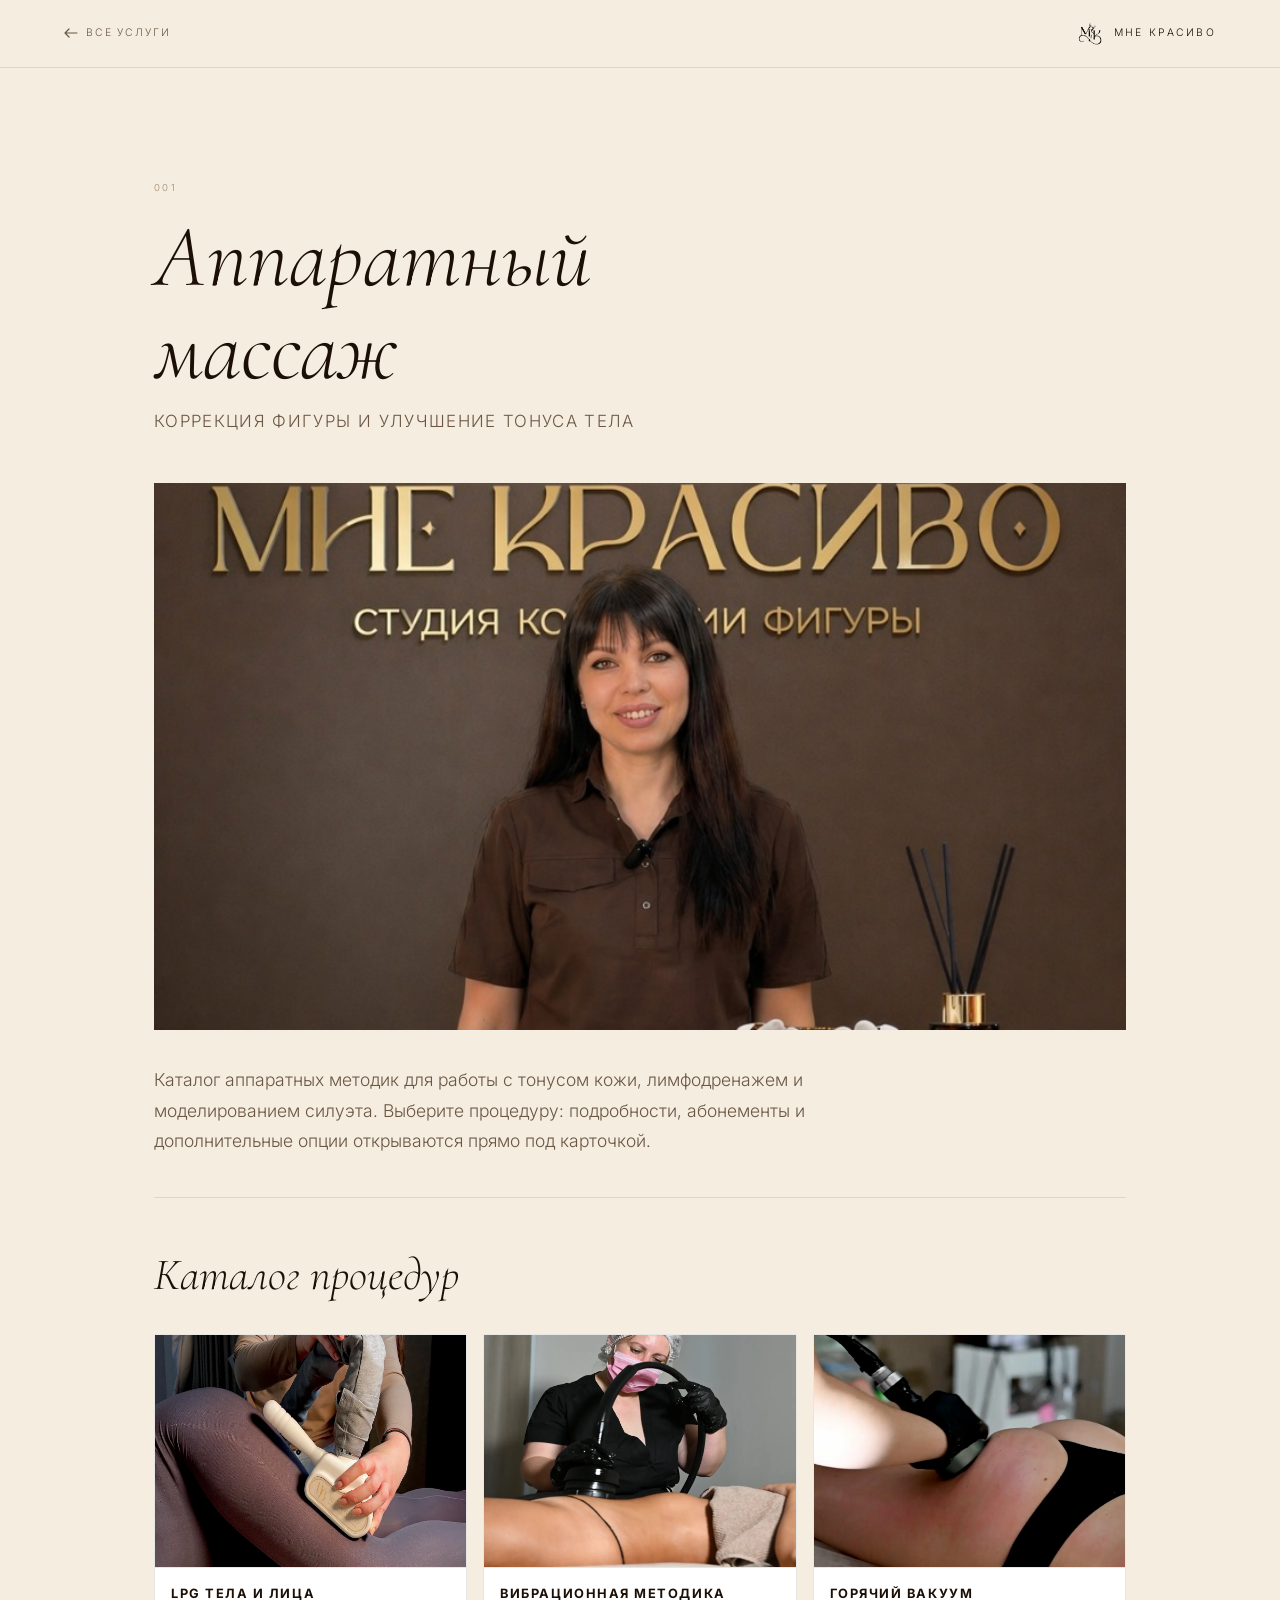
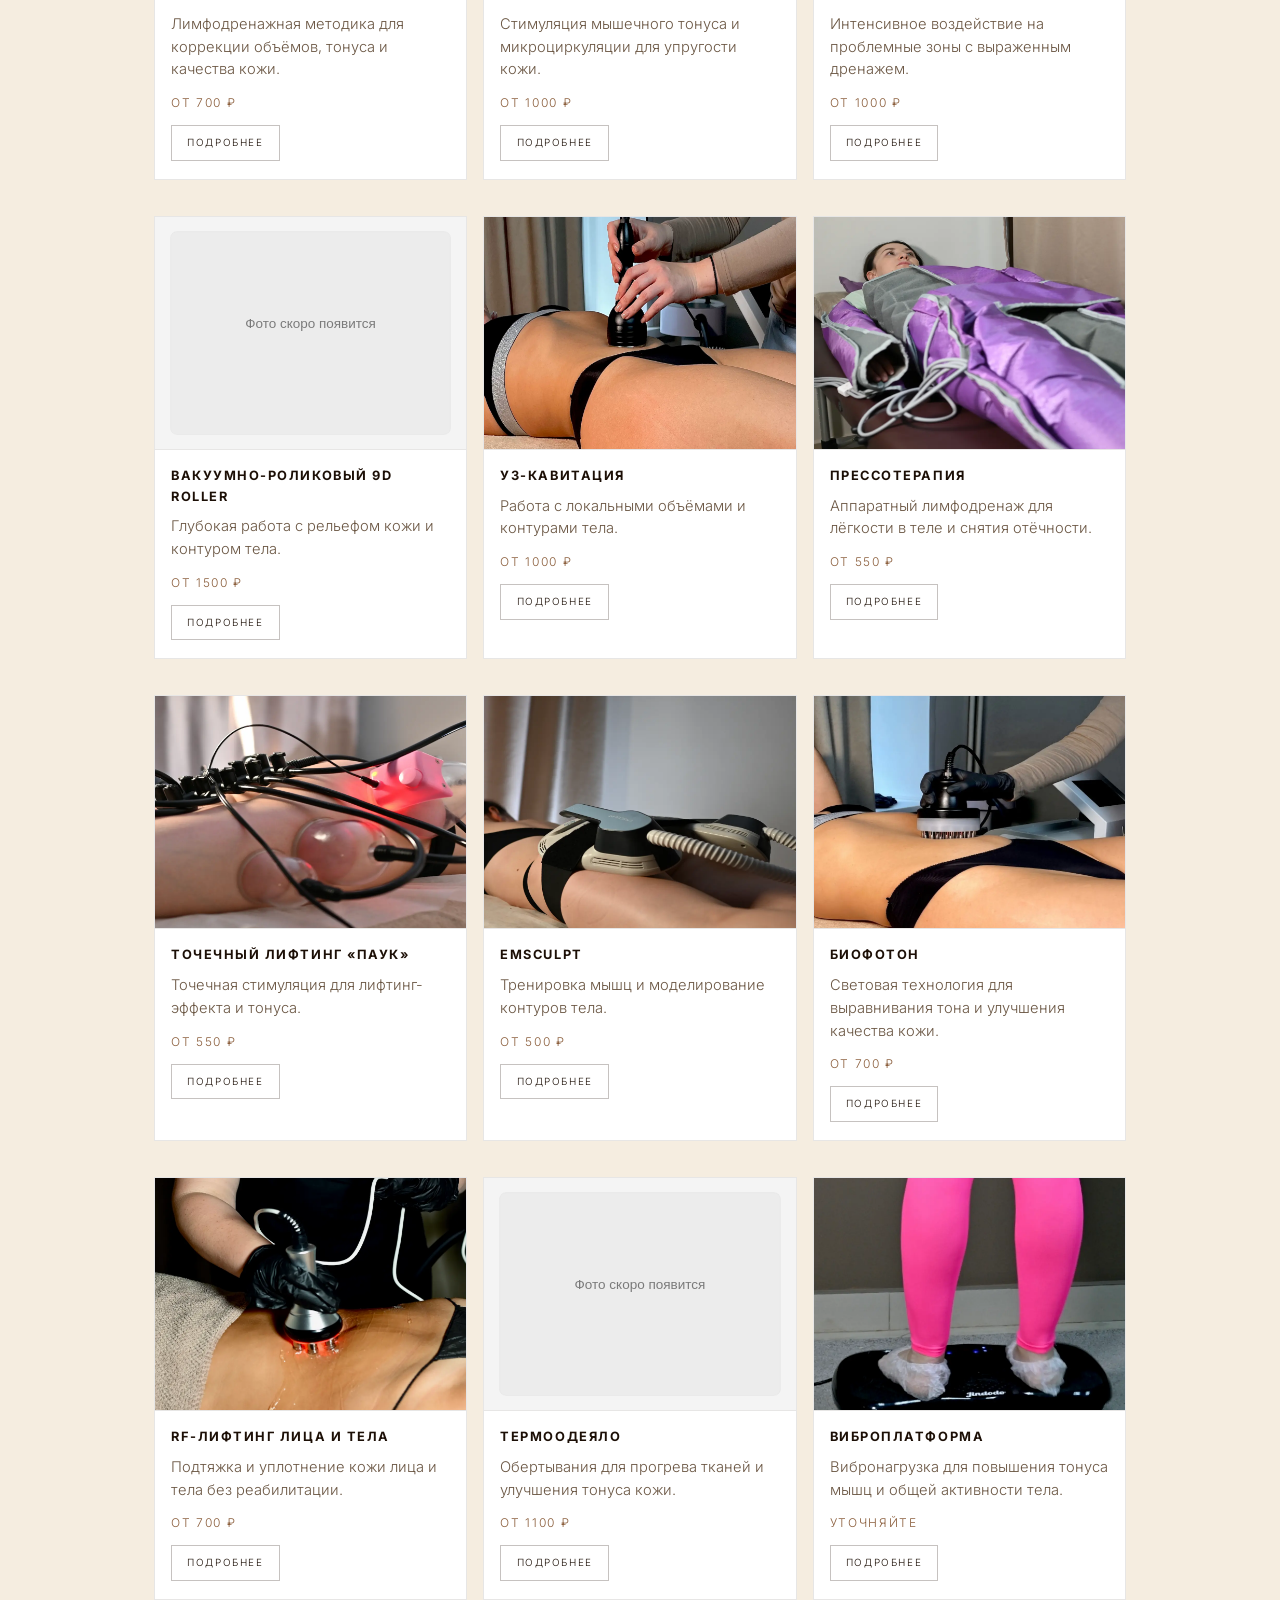
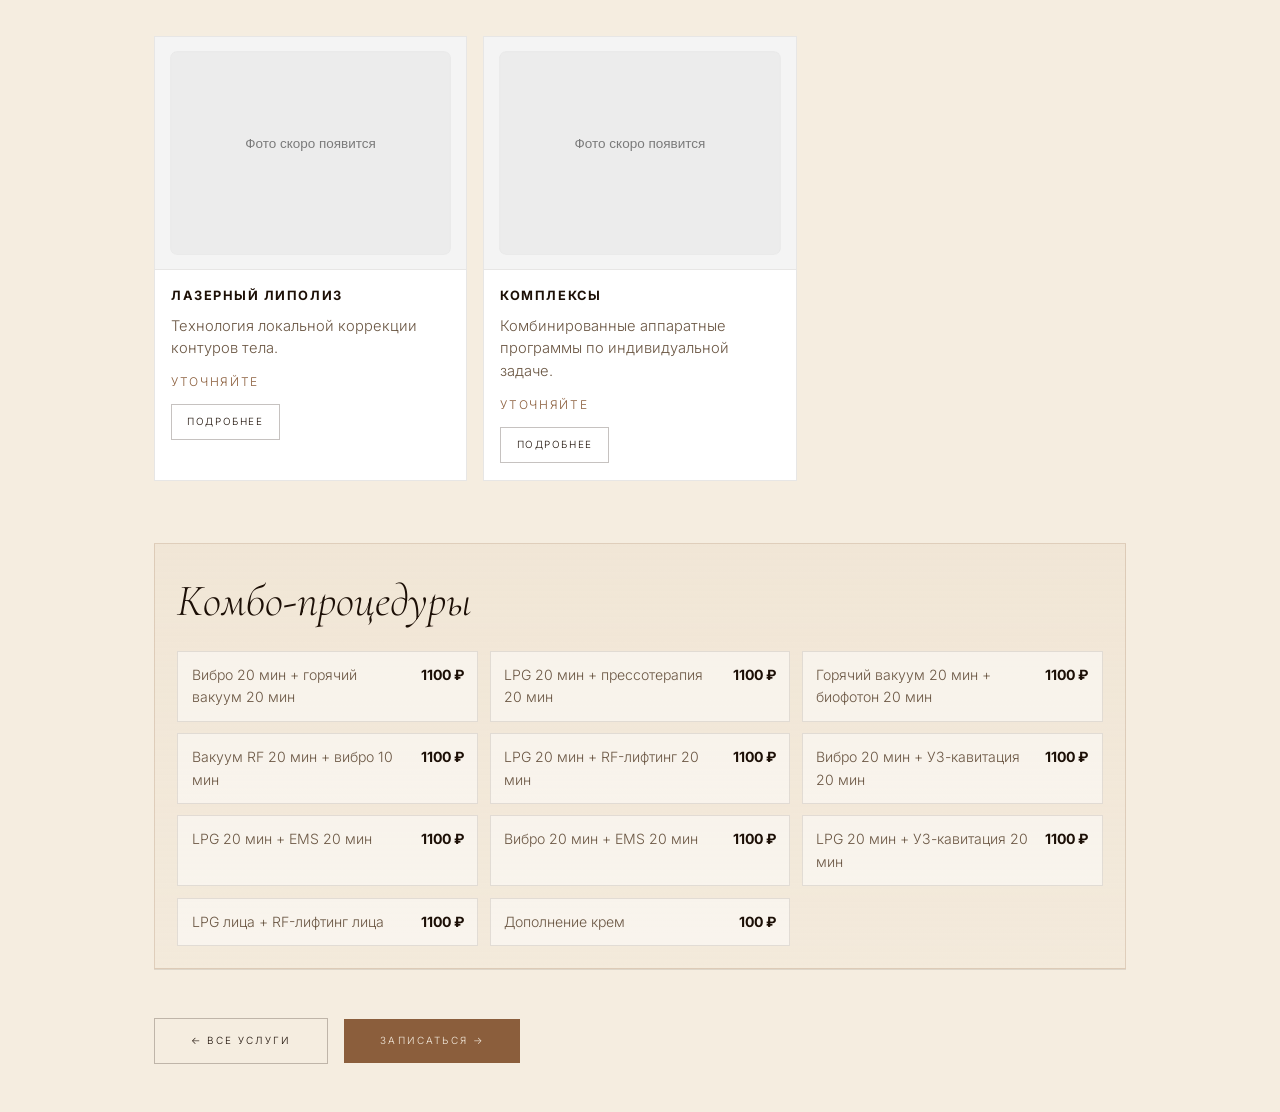
<file: service-1.html>
<!DOCTYPE html>
<html lang="ru">
<head>
  <meta charset="UTF-8">
  <meta name="viewport" content="width=device-width, initial-scale=1.0">
  <title>Аппаратный массаж — Мне Красиво</title>
  <link rel="preconnect" href="https://fonts.googleapis.com">
  <link rel="preconnect" href="https://fonts.gstatic.com" crossorigin>
  <link href="https://fonts.googleapis.com/css2?family=Cormorant+Garamond:ital,wght@0,300;0,400;0,500;1,300;1,400&family=Inter:wght@300;400;500&display=swap" rel="stylesheet">
  <link rel="stylesheet" href="css/styles.css">
  <style>
    .sp-wrap{max-width:1100px;margin:0 auto;padding:0 var(--pad-x)}
    .sp-header{position:sticky;top:0;z-index:100;display:flex;align-items:center;justify-content:space-between;padding:1.25rem var(--pad-x);background:var(--bg);border-bottom:1px solid var(--line)}
    .sp-back{font-family:var(--ff-body);font-size:.65rem;letter-spacing:.18em;text-transform:uppercase;color:var(--text-muted);text-decoration:none;display:flex;align-items:center;gap:.5rem}
    .sp-logo-link{display:flex;align-items:center;gap:.6rem;text-decoration:none}.sp-logo-icon{width:28px}.sp-logo-name{font-family:var(--ff-body);font-size:.65rem;letter-spacing:.22em;text-transform:uppercase;color:var(--text)}
    .sp-hero{padding:clamp(4rem,10vw,7rem) 0 clamp(2rem,5vw,3rem)}.sp-num{display:block;font-family:var(--ff-body);font-size:.6rem;letter-spacing:.25em;color:var(--text-dim);margin-bottom:1rem}
    .sp-title{font-family:var(--ff-display);font-style:italic;font-weight:300;font-size:clamp(2.5rem,7vw,5.5rem);line-height:1.05;margin-bottom:.75rem}
    .sp-subtitle{font-family:var(--ff-body);font-size:clamp(.9rem,1.8vw,1.05rem);letter-spacing:.08em;text-transform:uppercase;color:var(--text-muted)}
    .sp-photo-img{width:100%;aspect-ratio:16/9;object-fit:cover;display:block;margin-bottom:2.2rem}
    .sp-desc{padding-bottom:2.5rem}.sp-desc p{font-family:var(--ff-body);font-size:clamp(.95rem,1.5vw,1.1rem);line-height:1.75;color:var(--text-muted);max-width:760px}
    .sp-section{padding:2.6rem 0;border-top:1px solid var(--line)}.sp-section-title{font-family:var(--ff-display);font-style:italic;font-weight:300;font-size:clamp(1.8rem,4vw,2.8rem);margin-bottom:1.4rem}

    .service-grid{display:grid;grid-template-columns:repeat(auto-fit,minmax(260px,1fr));gap:1rem}
    .service-item{border:1px solid var(--line);background:#fff;display:flex;flex-direction:column}
    .service-image{width:100%;aspect-ratio:4/3;object-fit:cover;border-bottom:1px solid var(--line)}
    .service-preview{padding:1rem 1rem 1.1rem}
    .service-preview h3{font-family:var(--ff-body);font-size:.8rem;letter-spacing:.12em;text-transform:uppercase;margin-bottom:.5rem}
    .service-preview p{font-family:var(--ff-body);font-size:.92rem;line-height:1.55;color:var(--text-muted);min-height:2.9em;margin-bottom:.75rem}
    .price-from{display:block;font-family:var(--ff-body);font-size:.75rem;letter-spacing:.14em;text-transform:uppercase;color:var(--accent);margin-bottom:.8rem}
    .toggle{display:inline-flex;align-items:center;justify-content:center;border:1px solid rgba(28,15,6,.25);padding:.56rem .95rem;font-family:var(--ff-body);font-size:.62rem;letter-spacing:.16em;text-transform:uppercase;color:var(--text);background:transparent;cursor:pointer}

    .service-details{max-height:0;overflow:hidden;opacity:0;transition:max-height .38s var(--ease-out),opacity .25s ease,padding .25s ease;border-top:1px solid transparent;padding:0 1rem}
    .service-item.open .service-details{opacity:1;padding:1rem;border-top-color:var(--line)}
    .details-lead{font-family:var(--ff-body);font-size:.92rem;line-height:1.6;color:var(--text-muted);margin:0 0 .8rem}
    .details-list{display:grid;gap:.45rem;margin:0 0 .9rem;padding:0;list-style:none}
    .details-row{display:flex;justify-content:space-between;gap:1rem;padding-bottom:.35rem;border-bottom:1px dashed rgba(28,15,6,.12);font-family:var(--ff-body);font-size:.88rem;color:var(--text-muted)}
    .details-row strong{font-weight:500;color:var(--text)}
    .details-note{font-family:var(--ff-body);font-size:.82rem;color:var(--text-dim);margin:0 0 .95rem}
    .book-btn{display:inline-flex;align-items:center;gap:.4rem;padding:.6rem 1rem;background:var(--accent);font-family:var(--ff-body);font-size:.62rem;letter-spacing:.16em;text-transform:uppercase;color:var(--bg);text-decoration:none}

    .combo-section{border:1px solid var(--line-gold);background:linear-gradient(180deg,rgba(237,224,205,.52),rgba(237,224,205,.26));padding:1.4rem}
    .combo-section .sp-section-title{margin-bottom:.8rem}
    .combo-grid{display:grid;grid-template-columns:repeat(auto-fit,minmax(280px,1fr));gap:.7rem}
    .combo-item{display:flex;justify-content:space-between;gap:1rem;padding:.75rem .85rem;border:1px solid rgba(28,15,6,.1);background:rgba(255,255,255,.5);font-family:var(--ff-body);font-size:.88rem;color:var(--text-muted)}
    .combo-item strong{white-space:nowrap;color:var(--text)}

    .sp-actions{padding:3rem 0;border-top:1px solid var(--line)}.sp-btn,.sp-whatsapp{display:inline-flex;align-items:center;gap:.5rem;padding:.85rem 2.25rem;font-family:var(--ff-body);font-size:.62rem;letter-spacing:.22em;text-transform:uppercase;text-decoration:none}
    .sp-btn{border:1px solid rgba(28,15,6,.25);color:var(--text)}.sp-whatsapp{margin-left:1rem;background:var(--accent);color:var(--bg)}
    @media (max-width:700px){.service-preview p{min-height:0}.combo-grid{grid-template-columns:1fr}}
    @media (max-width:600px){.sp-actions{display:flex;flex-direction:column;gap:.75rem}.sp-whatsapp{margin-left:0}}
  </style>
</head>
<body>
<header class="sp-header">
  <a href="index.html#services" class="sp-back"><svg width="14" height="10" viewBox="0 0 14 10" fill="none" xmlns="http://www.w3.org/2000/svg"><path d="M5 1L1 5L5 9M1 5H13" stroke="currentColor" stroke-width="1.2" stroke-linecap="round" stroke-linejoin="round"/></svg>Все услуги</a>
  <a href="index.html" class="sp-logo-link"><img src="images/logo-icon-black.png" class="sp-logo-icon" alt=""><span class="sp-logo-name">Мне Красиво</span></a>
</header>
<main><div class="sp-wrap">
  <div class="sp-hero"><span class="sp-num">001</span><h1 class="sp-title">Аппаратный<br>массаж</h1><p class="sp-subtitle">Коррекция фигуры и улучшение тонуса тела</p></div>
  <img class="sp-photo-img" src="images/services-apparat-master-anna.webp" alt="Мастер аппаратного массажа">
  <div class="sp-desc"><p>Каталог аппаратных методик для работы с тонусом кожи, лимфодренажем и моделированием силуэта. Выберите процедуру: подробности, абонементы и дополнительные опции открываются прямо под карточкой.</p></div>

  <section class="sp-section">
    <h2 class="sp-section-title">Каталог процедур</h2>
    <div class="service-grid">
      <article class="service-item"><img class="service-image" src="images/services-apparat-lpg.webp" alt="LPG тела и лица"><div class="service-preview"><h3>LPG тела и лица</h3><p>Лимфодренажная методика для коррекции объёмов, тонуса и качества кожи.</p><span class="price-from">От 700 ₽</span><button class="toggle" type="button">Подробнее</button></div><div class="service-details"><p class="details-lead">Процедуры для тела и лица с акцентом на дренаж, лифтинг и улучшение микроциркуляции.</p><ul class="details-list"><li class="details-row"><span>Тело 35 мин</span><strong>1000 ₽</strong></li><li class="details-row"><span>Тело 45 мин</span><strong>1200 ₽</strong></li><li class="details-row"><span>Лицо 20 мин</span><strong>700 ₽</strong></li><li class="details-row"><span>Курс 5 процедур</span><strong>от 3250 ₽</strong></li><li class="details-row"><span>Курс 10 процедур</span><strong>от 6000 ₽</strong></li></ul><a class="book-btn" href="https://wa.me/79279782022" target="_blank">Записаться</a></div></article>

      <article class="service-item"><img class="service-image" src="images/services-apparat-vibration.webp" alt="Вибрационная методика"><div class="service-preview"><h3>Вибрационная методика</h3><p>Стимуляция мышечного тонуса и микроциркуляции для упругости кожи.</p><span class="price-from">От 1000 ₽</span><button class="toggle" type="button">Подробнее</button></div><div class="service-details"><p class="details-lead">Подходит для комбинированных программ по телу.</p><ul class="details-list"><li class="details-row"><span>30 мин</span><strong>1000 ₽</strong></li><li class="details-row"><span>40 мин</span><strong>1200 ₽</strong></li><li class="details-row"><span>5 процедур 30 мин</span><strong>4500 ₽</strong></li><li class="details-row"><span>5 процедур 40 мин</span><strong>5000 ₽</strong></li><li class="details-row"><span>10 процедур 30 мин</span><strong>8500 ₽</strong></li><li class="details-row"><span>10 процедур 40 мин</span><strong>9500 ₽</strong></li></ul><p class="details-note">Доп. крем — 100 ₽.</p><a class="book-btn" href="https://wa.me/79279782022" target="_blank">Записаться</a></div></article>

      <article class="service-item"><img class="service-image" src="images/services-apparat-hot-vacuum.webp" alt="Горячий вакуум"><div class="service-preview"><h3>Горячий вакуум</h3><p>Интенсивное воздействие на проблемные зоны с выраженным дренажем.</p><span class="price-from">От 1000 ₽</span><button class="toggle" type="button">Подробнее</button></div><div class="service-details"><p class="details-lead">Подходит для работы с локальными зонами и тонусом тканей.</p><ul class="details-list"><li class="details-row"><span>30 мин</span><strong>1000 ₽</strong></li><li class="details-row"><span>40 мин</span><strong>1200 ₽</strong></li><li class="details-row"><span>5 процедур 30 мин</span><strong>4750 ₽</strong></li><li class="details-row"><span>5 процедур 40 мин</span><strong>5500 ₽</strong></li><li class="details-row"><span>10 процедур 30 мин</span><strong>9000 ₽</strong></li><li class="details-row"><span>10 процедур 40 мин</span><strong>10000 ₽</strong></li></ul><a class="book-btn" href="https://wa.me/79279782022" target="_blank">Записаться</a></div></article>

      <article class="service-item"><img class="service-image" src="images/services-apparat-placeholder.svg" alt="Вакуумно-роликовый 9D Roller"><div class="service-preview"><h3>Вакуумно-роликовый 9D Roller</h3><p>Глубокая работа с рельефом кожи и контуром тела.</p><span class="price-from">От 1500 ₽</span><button class="toggle" type="button">Подробнее</button></div><div class="service-details"><p class="details-lead">Интенсивная процедура для выраженного моделирования силуэта.</p><ul class="details-list"><li class="details-row"><span>45 мин</span><strong>1500 ₽</strong></li><li class="details-row"><span>5 процедур</span><strong>6500 ₽</strong></li><li class="details-row"><span>10 процедур</span><strong>12000 ₽</strong></li></ul><p class="details-note">Горячий крем — 100 ₽.</p><a class="book-btn" href="https://wa.me/79279782022" target="_blank">Записаться</a></div></article>

      <article class="service-item"><img class="service-image" src="images/services-apparat-cavitation.webp" alt="УЗ-кавитация"><div class="service-preview"><h3>УЗ-кавитация</h3><p>Работа с локальными объёмами и контурами тела.</p><span class="price-from">От 1000 ₽</span><button class="toggle" type="button">Подробнее</button></div><div class="service-details"><p class="details-lead">Методика ультразвукового воздействия на проблемные зоны.</p><ul class="details-list"><li class="details-row"><span>20 мин</span><strong>1000 ₽</strong></li><li class="details-row"><span>40 мин</span><strong>1500 ₽</strong></li></ul><a class="book-btn" href="https://wa.me/79279782022" target="_blank">Записаться</a></div></article>

      <article class="service-item"><img class="service-image" src="images/services-apparat-pressotherapy.webp" alt="Прессотерапия"><div class="service-preview"><h3>Прессотерапия</h3><p>Аппаратный лимфодренаж для лёгкости в теле и снятия отёчности.</p><span class="price-from">От 550 ₽</span><button class="toggle" type="button">Подробнее</button></div><div class="service-details"><p class="details-lead">Комфортная процедура для восстановления и дренажа.</p><ul class="details-list"><li class="details-row"><span>20 мин</span><strong>550 ₽</strong></li><li class="details-row"><span>5 процедур</span><strong>2500 ₽</strong></li><li class="details-row"><span>10 процедур</span><strong>4500 ₽</strong></li></ul><a class="book-btn" href="https://wa.me/79279782022" target="_blank">Записаться</a></div></article>

      <article class="service-item"><img class="service-image" src="images/services-apparat-spider-main.webp" alt="Точечный лифтинг «Паук»"><div class="service-preview"><h3>Точечный лифтинг «Паук»</h3><p>Точечная стимуляция для лифтинг-эффекта и тонуса.</p><span class="price-from">От 550 ₽</span><button class="toggle" type="button">Подробнее</button></div><div class="service-details"><p class="details-lead">Процедура для зон, где важна деликатная подтяжка.</p><ul class="details-list"><li class="details-row"><span>20 мин</span><strong>550 ₽</strong></li><li class="details-row"><span>5 процедур</span><strong>2500 ₽</strong></li><li class="details-row"><span>10 процедур</span><strong>4500 ₽</strong></li></ul><a class="book-btn" href="https://wa.me/79279782022" target="_blank">Записаться</a></div></article>

      <article class="service-item"><img class="service-image" src="images/services-apparat-emsculpt.webp" alt="EMSCULPT"><div class="service-preview"><h3>EMSCULPT</h3><p>Тренировка мышц и моделирование контуров тела.</p><span class="price-from">От 500 ₽</span><button class="toggle" type="button">Подробнее</button></div><div class="service-details"><p class="details-lead">Процедура для укрепления мышц и повышения тонуса.</p><ul class="details-list"><li class="details-row"><span>Пробная процедура 20 мин</span><strong>500 ₽</strong></li><li class="details-row"><span>Разовая процедура 30 мин</span><strong>800 ₽</strong></li><li class="details-row"><span>5 процедур</span><strong>3000 ₽</strong></li><li class="details-row"><span>10 процедур</span><strong>5500 ₽</strong></li></ul><a class="book-btn" href="https://wa.me/79279782022" target="_blank">Записаться</a></div></article>

      <article class="service-item"><img class="service-image" src="images/services-apparat-biophoton.webp" alt="Биофотон"><div class="service-preview"><h3>Биофотон</h3><p>Световая технология для выравнивания тона и улучшения качества кожи.</p><span class="price-from">От 700 ₽</span><button class="toggle" type="button">Подробнее</button></div><div class="service-details"><p class="details-lead">Деликатная процедура для восстановления и сияния кожи.</p><ul class="details-list"><li class="details-row"><span>25 мин</span><strong>700 ₽</strong></li></ul><a class="book-btn" href="https://wa.me/79279782022" target="_blank">Записаться</a></div></article>

      <article class="service-item"><img class="service-image" src="images/services-apparat-rf-lifting-2.webp" alt="RF-лифтинг лица и тела"><div class="service-preview"><h3>RF-лифтинг лица и тела</h3><p>Подтяжка и уплотнение кожи лица и тела без реабилитации.</p><span class="price-from">От 700 ₽</span><button class="toggle" type="button">Подробнее</button></div><div class="service-details"><p class="details-lead">Тепловая методика для плотности кожи и мягкого лифтинга.</p><ul class="details-list"><li class="details-row"><span>Лицо</span><strong>700 ₽</strong></li><li class="details-row"><span>Лицо + увлажняющий комплекс</span><strong>900 ₽</strong></li><li class="details-row"><span>Тело, 1 зона</span><strong>900 ₽</strong></li></ul><a class="book-btn" href="https://wa.me/79279782022" target="_blank">Записаться</a></div></article>

      <article class="service-item"><img class="service-image" src="images/services-apparat-placeholder.svg" alt="Термоодеяло"><div class="service-preview"><h3>Термоодеяло</h3><p>Обертывания для прогрева тканей и улучшения тонуса кожи.</p><span class="price-from">От 1100 ₽</span><button class="toggle" type="button">Подробнее</button></div><div class="service-details"><p class="details-lead">Формат термо-ухода под индивидуальную задачу.</p><ul class="details-list"><li class="details-row"><span>Крио-обёртывание</span><strong>1100 ₽</strong></li><li class="details-row"><span>Шоколадное обёртывание</span><strong>1100 ₽</strong></li><li class="details-row"><span>Холодное обёртывание</span><strong>1100 ₽</strong></li></ul><a class="book-btn" href="https://wa.me/79279782022" target="_blank">Записаться</a></div></article>

      <article class="service-item"><img class="service-image" src="images/services-apparat-vibroplatform.webp" alt="Виброплатформа"><div class="service-preview"><h3>Виброплатформа</h3><p>Вибронагрузка для повышения тонуса мышц и общей активности тела.</p><span class="price-from">Уточняйте</span><button class="toggle" type="button">Подробнее</button></div><div class="service-details"><p class="details-lead">Процедура представлена в каталоге, условия проведения уточняйте при записи.</p><a class="book-btn" href="https://wa.me/79279782022" target="_blank">Записаться</a></div></article>

      <article class="service-item"><img class="service-image" src="images/services-apparat-placeholder.svg" alt="Лазерный липолиз"><div class="service-preview"><h3>Лазерный липолиз</h3><p>Технология локальной коррекции контуров тела.</p><span class="price-from">Уточняйте</span><button class="toggle" type="button">Подробнее</button></div><div class="service-details"><p class="details-lead">Услуга доступна в каталоге, формат и длительность подбираются индивидуально.</p><a class="book-btn" href="https://wa.me/79279782022" target="_blank">Записаться</a></div></article>

      <article class="service-item"><img class="service-image" src="images/services-apparat-placeholder.svg" alt="Комплексы"><div class="service-preview"><h3>Комплексы</h3><p>Комбинированные аппаратные программы по индивидуальной задаче.</p><span class="price-from">Уточняйте</span><button class="toggle" type="button">Подробнее</button></div><div class="service-details"><p class="details-lead">Подбор сочетаний процедур с учетом целей и состояния тканей.</p><a class="book-btn" href="https://wa.me/79279782022" target="_blank">Записаться</a></div></article>
    </div>
  </section>

  <section class="sp-section combo-section">
    <h2 class="sp-section-title">Комбо-процедуры</h2>
    <div class="combo-grid">
      <div class="combo-item"><span>Вибро 20 мин + горячий вакуум 20 мин</span><strong>1100 ₽</strong></div>
      <div class="combo-item"><span>LPG 20 мин + прессотерапия 20 мин</span><strong>1100 ₽</strong></div>
      <div class="combo-item"><span>Горячий вакуум 20 мин + биофотон 20 мин</span><strong>1100 ₽</strong></div>
      <div class="combo-item"><span>Вакуум RF 20 мин + вибро 10 мин</span><strong>1100 ₽</strong></div>
      <div class="combo-item"><span>LPG 20 мин + RF-лифтинг 20 мин</span><strong>1100 ₽</strong></div>
      <div class="combo-item"><span>Вибро 20 мин + УЗ-кавитация 20 мин</span><strong>1100 ₽</strong></div>
      <div class="combo-item"><span>LPG 20 мин + EMS 20 мин</span><strong>1100 ₽</strong></div>
      <div class="combo-item"><span>Вибро 20 мин + EMS 20 мин</span><strong>1100 ₽</strong></div>
      <div class="combo-item"><span>LPG 20 мин + УЗ-кавитация 20 мин</span><strong>1100 ₽</strong></div>
      <div class="combo-item"><span>LPG лица + RF-лифтинг лица</span><strong>1100 ₽</strong></div>
      <div class="combo-item"><span>Дополнение крем</span><strong>100 ₽</strong></div>
    </div>
  </section>

  <div class="sp-actions"><a href="index.html#services" class="sp-btn">← Все услуги</a><a href="https://wa.me/79279782022" class="sp-whatsapp" target="_blank">Записаться →</a></div>
</div></main>
<script>
  const serviceItems = document.querySelectorAll('.service-item');
  serviceItems.forEach((item) => {
    const btn = item.querySelector('.toggle');
    const details = item.querySelector('.service-details');

    btn.addEventListener('click', () => {
      const isOpen = item.classList.contains('open');

      serviceItems.forEach((other) => {
        other.classList.remove('open');
        other.querySelector('.service-details').style.maxHeight = '0px';
        other.querySelector('.toggle').textContent = 'Подробнее';
      });

      if (!isOpen) {
        item.classList.add('open');
        details.style.maxHeight = details.scrollHeight + 'px';
        btn.textContent = 'Скрыть';
      }
    });
  });
</script>
</body>
</html>
</file>
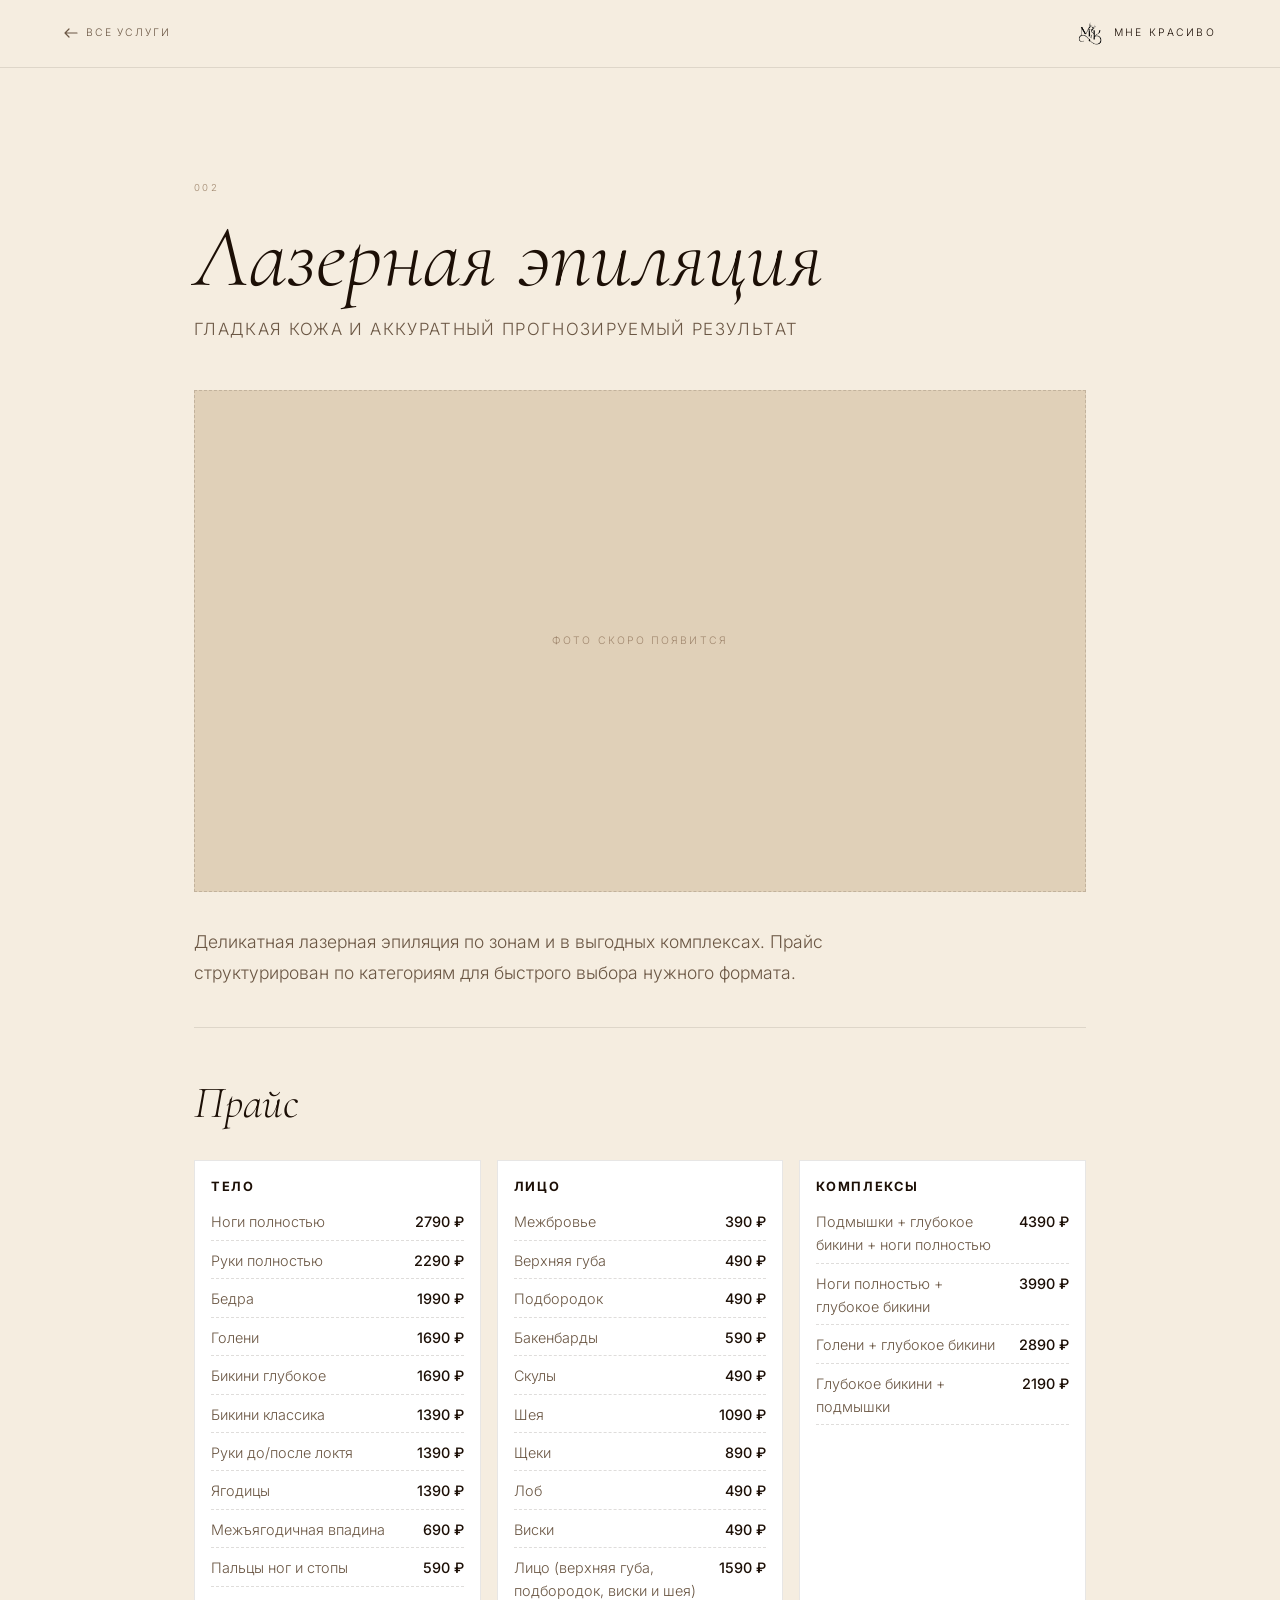
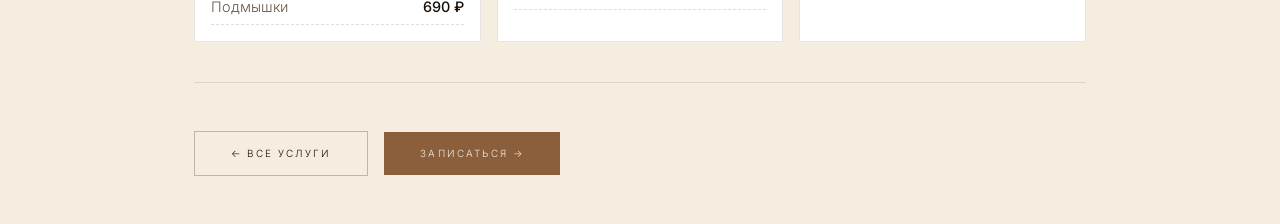
<file: service-2.html>
<!DOCTYPE html>
<html lang="ru">
<head>
  <meta charset="UTF-8">
  <meta name="viewport" content="width=device-width, initial-scale=1.0">
  <title>Лазерная эпиляция — Мне Красиво</title>
  <link rel="preconnect" href="https://fonts.googleapis.com">
  <link rel="preconnect" href="https://fonts.gstatic.com" crossorigin>
  <link href="https://fonts.googleapis.com/css2?family=Cormorant+Garamond:ital,wght@0,300;0,400;0,500;1,300;1,400&family=Inter:wght@300;400;500&display=swap" rel="stylesheet">
  <link rel="stylesheet" href="css/styles.css">
  <style>
    .sp-wrap{max-width:1020px;margin:0 auto;padding:0 var(--pad-x)} .sp-header{position:sticky;top:0;z-index:100;display:flex;align-items:center;justify-content:space-between;padding:1.25rem var(--pad-x);background:var(--bg);border-bottom:1px solid var(--line)}
    .sp-back{font-family:var(--ff-body);font-size:.65rem;letter-spacing:.18em;text-transform:uppercase;color:var(--text-muted);text-decoration:none;display:flex;align-items:center;gap:.5rem}.sp-logo-link{display:flex;align-items:center;gap:.6rem;text-decoration:none}.sp-logo-icon{width:28px}.sp-logo-name{font-family:var(--ff-body);font-size:.65rem;letter-spacing:.22em;text-transform:uppercase;color:var(--text)}
    .sp-hero{padding:clamp(4rem,10vw,7rem) 0 clamp(2rem,5vw,3rem)}.sp-num{display:block;font-family:var(--ff-body);font-size:.6rem;letter-spacing:.25em;color:var(--text-dim);margin-bottom:1rem}.sp-title{font-family:var(--ff-display);font-style:italic;font-weight:300;font-size:clamp(2.5rem,7vw,5.5rem);line-height:1.05;margin-bottom:.75rem}.sp-subtitle{font-family:var(--ff-body);font-size:clamp(.9rem,1.8vw,1.05rem);letter-spacing:.08em;text-transform:uppercase;color:var(--text-muted)}
    .sp-photo{width:100%;aspect-ratio:16/9;background:var(--bg3);display:flex;align-items:center;justify-content:center;border:1px dashed rgba(28,15,6,.15);margin-bottom:2.2rem;color:var(--text-dim);font-family:var(--ff-body);font-size:.65rem;letter-spacing:.2em;text-transform:uppercase}
    .sp-desc{padding-bottom:2.4rem}.sp-desc p{font-family:var(--ff-body);font-size:clamp(.95rem,1.5vw,1.1rem);line-height:1.75;color:var(--text-muted);max-width:680px}
    .sp-section{padding:2.5rem 0;border-top:1px solid var(--line)}.sp-section-title{font-family:var(--ff-display);font-style:italic;font-weight:300;font-size:clamp(1.8rem,4vw,2.8rem);margin-bottom:1.25rem}
    .price-grid{display:grid;grid-template-columns:repeat(auto-fit,minmax(280px,1fr));gap:1rem}
    .price-card{border:1px solid var(--line);background:#fff;padding:1rem}
    .price-card h3{font-family:var(--ff-body);font-size:.8rem;letter-spacing:.13em;text-transform:uppercase;margin-bottom:.8rem}
    .price-list{list-style:none;margin:0;padding:0;display:grid;gap:.5rem}
    .price-item{display:flex;justify-content:space-between;gap:1rem;padding-bottom:.4rem;border-bottom:1px dashed rgba(28,15,6,.14);font-family:var(--ff-body);font-size:.9rem;color:var(--text-muted)}
    .price-item strong{white-space:nowrap;color:var(--text);font-weight:500}
    .sp-actions{padding:3rem 0;border-top:1px solid var(--line)}.sp-btn,.sp-whatsapp{display:inline-flex;align-items:center;gap:.5rem;padding:.85rem 2.25rem;font-family:var(--ff-body);font-size:.62rem;letter-spacing:.22em;text-transform:uppercase;text-decoration:none}.sp-btn{border:1px solid rgba(28,15,6,.25);color:var(--text)}.sp-whatsapp{margin-left:1rem;background:var(--accent);color:var(--bg)}
    @media (max-width:600px){.sp-actions{display:flex;flex-direction:column;gap:.75rem}.sp-whatsapp{margin-left:0}}
  </style>
</head>
<body>
<header class="sp-header"><a href="index.html#services" class="sp-back"><svg width="14" height="10" viewBox="0 0 14 10" fill="none" xmlns="http://www.w3.org/2000/svg"><path d="M5 1L1 5L5 9M1 5H13" stroke="currentColor" stroke-width="1.2" stroke-linecap="round" stroke-linejoin="round"/></svg>Все услуги</a><a href="index.html" class="sp-logo-link"><img src="images/logo-icon-black.png" class="sp-logo-icon" alt=""><span class="sp-logo-name">Мне Красиво</span></a></header>
<main><div class="sp-wrap">
  <div class="sp-hero"><span class="sp-num">002</span><h1 class="sp-title">Лазерная эпиляция</h1><p class="sp-subtitle">Гладкая кожа и аккуратный прогнозируемый результат</p></div>
  <div class="sp-photo">Фото скоро появится</div>
  <div class="sp-desc"><p>Деликатная лазерная эпиляция по зонам и в выгодных комплексах. Прайс структурирован по категориям для быстрого выбора нужного формата.</p></div>

  <section class="sp-section"><h2 class="sp-section-title">Прайс</h2>
    <div class="price-grid">
      <article class="price-card"><h3>Тело</h3><ul class="price-list">
        <li class="price-item"><span>Ноги полностью</span><strong>2790 ₽</strong></li><li class="price-item"><span>Руки полностью</span><strong>2290 ₽</strong></li><li class="price-item"><span>Бедра</span><strong>1990 ₽</strong></li><li class="price-item"><span>Голени</span><strong>1690 ₽</strong></li><li class="price-item"><span>Бикини глубокое</span><strong>1690 ₽</strong></li><li class="price-item"><span>Бикини классика</span><strong>1390 ₽</strong></li><li class="price-item"><span>Руки до/после локтя</span><strong>1390 ₽</strong></li><li class="price-item"><span>Ягодицы</span><strong>1390 ₽</strong></li><li class="price-item"><span>Межъягодичная впадина</span><strong>690 ₽</strong></li><li class="price-item"><span>Пальцы ног и стопы</span><strong>590 ₽</strong></li><li class="price-item"><span>Подмышки</span><strong>690 ₽</strong></li>
      </ul></article>
      <article class="price-card"><h3>Лицо</h3><ul class="price-list">
        <li class="price-item"><span>Межбровье</span><strong>390 ₽</strong></li><li class="price-item"><span>Верхняя губа</span><strong>490 ₽</strong></li><li class="price-item"><span>Подбородок</span><strong>490 ₽</strong></li><li class="price-item"><span>Бакенбарды</span><strong>590 ₽</strong></li><li class="price-item"><span>Скулы</span><strong>490 ₽</strong></li><li class="price-item"><span>Шея</span><strong>1090 ₽</strong></li><li class="price-item"><span>Щеки</span><strong>890 ₽</strong></li><li class="price-item"><span>Лоб</span><strong>490 ₽</strong></li><li class="price-item"><span>Виски</span><strong>490 ₽</strong></li><li class="price-item"><span>Лицо (верхняя губа, подбородок, виски и шея)</span><strong>1590 ₽</strong></li>
      </ul></article>
      <article class="price-card"><h3>Комплексы</h3><ul class="price-list">
        <li class="price-item"><span>Подмышки + глубокое бикини + ноги полностью</span><strong>4390 ₽</strong></li><li class="price-item"><span>Ноги полностью + глубокое бикини</span><strong>3990 ₽</strong></li><li class="price-item"><span>Голени + глубокое бикини</span><strong>2890 ₽</strong></li><li class="price-item"><span>Глубокое бикини + подмышки</span><strong>2190 ₽</strong></li>
      </ul></article>
    </div>
  </section>

  <div class="sp-actions"><a href="index.html#services" class="sp-btn">← Все услуги</a><a href="https://wa.me/79279782022" class="sp-whatsapp" target="_blank">Записаться →</a></div>
</div></main>
</body>
</html>
</file>
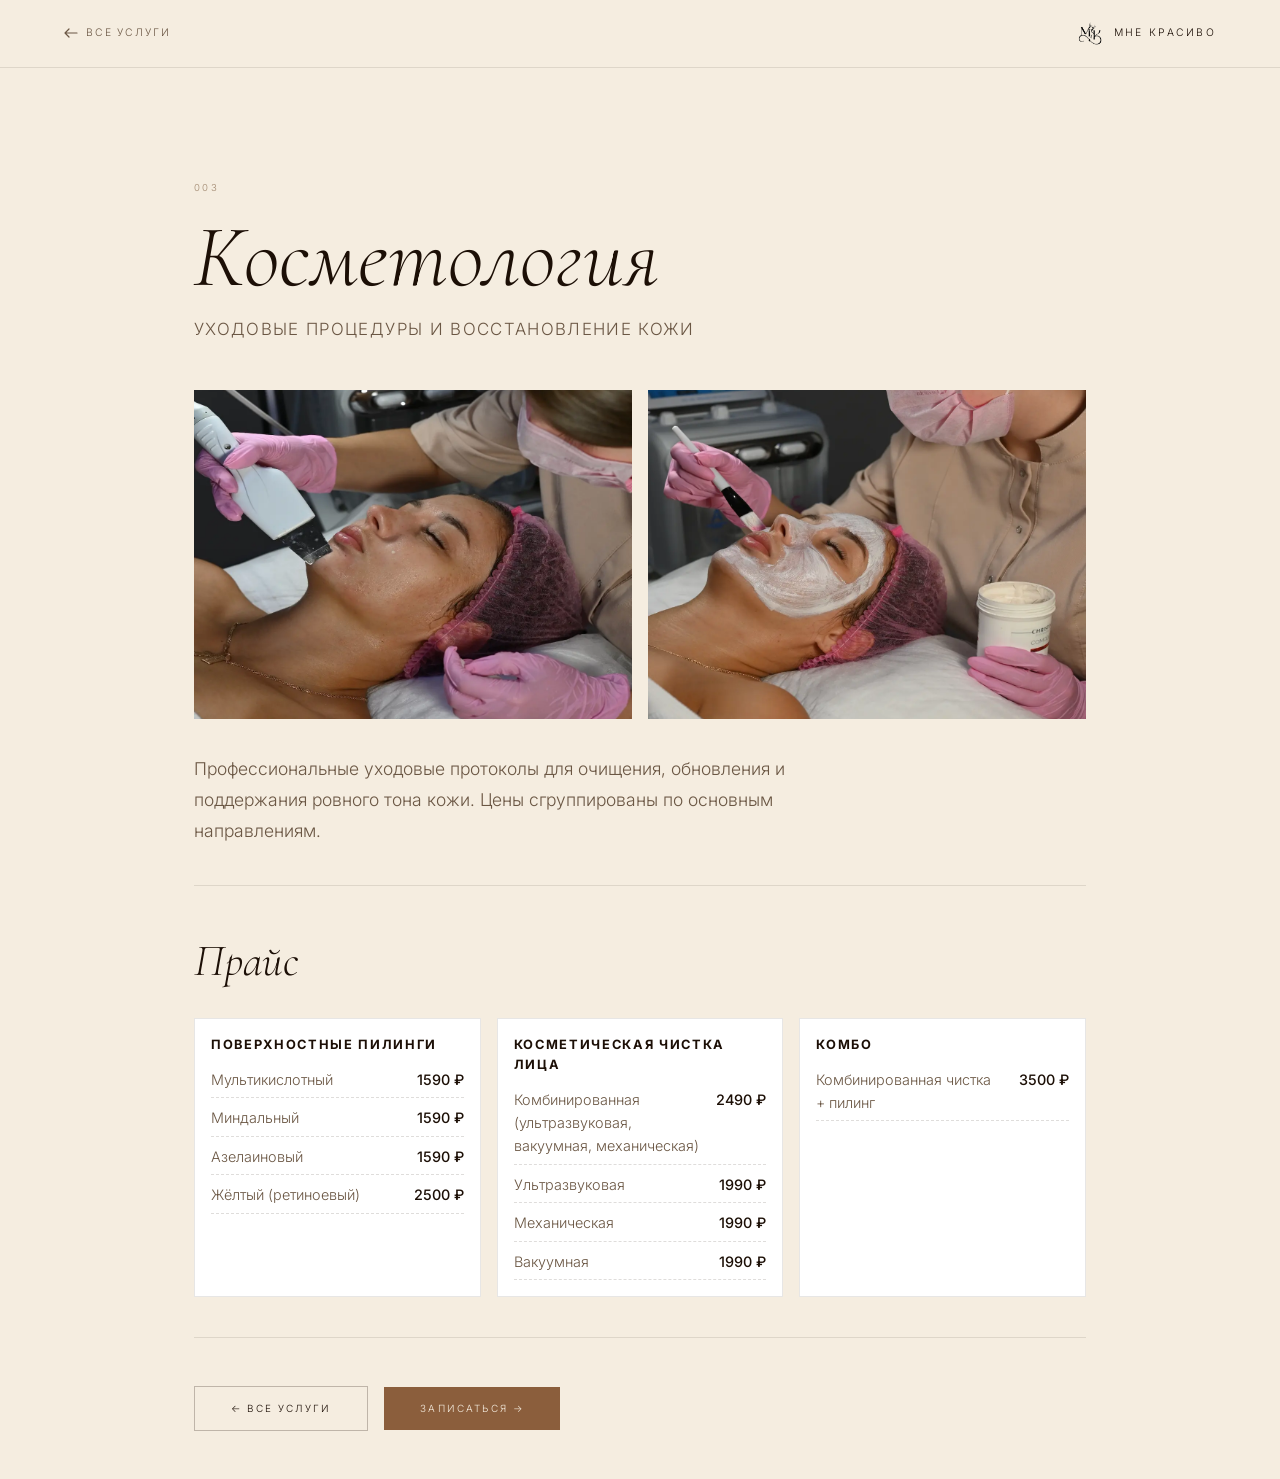
<file: service-3.html>
<!DOCTYPE html>
<html lang="ru">
<head>
  <meta charset="UTF-8">
  <meta name="viewport" content="width=device-width, initial-scale=1.0">
  <title>Косметология — Мне Красиво</title>
  <link rel="preconnect" href="https://fonts.googleapis.com">
  <link rel="preconnect" href="https://fonts.gstatic.com" crossorigin>
  <link href="https://fonts.googleapis.com/css2?family=Cormorant+Garamond:ital,wght@0,300;0,400;0,500;1,300;1,400&family=Inter:wght@300;400;500&display=swap" rel="stylesheet">
  <link rel="stylesheet" href="css/styles.css">
  <style>
    .sp-wrap{max-width:1020px;margin:0 auto;padding:0 var(--pad-x)} .sp-header{position:sticky;top:0;z-index:100;display:flex;align-items:center;justify-content:space-between;padding:1.25rem var(--pad-x);background:var(--bg);border-bottom:1px solid var(--line)}
    .sp-back{font-family:var(--ff-body);font-size:.65rem;letter-spacing:.18em;text-transform:uppercase;color:var(--text-muted);text-decoration:none;display:flex;align-items:center;gap:.5rem}.sp-logo-link{display:flex;align-items:center;gap:.6rem;text-decoration:none}.sp-logo-icon{width:28px}.sp-logo-name{font-family:var(--ff-body);font-size:.65rem;letter-spacing:.22em;text-transform:uppercase;color:var(--text)}
    .sp-hero{padding:clamp(4rem,10vw,7rem) 0 clamp(2rem,5vw,3rem)}.sp-num{display:block;font-family:var(--ff-body);font-size:.6rem;letter-spacing:.25em;color:var(--text-dim);margin-bottom:1rem}.sp-title{font-family:var(--ff-display);font-style:italic;font-weight:300;font-size:clamp(2.5rem,7vw,5.5rem);line-height:1.05;margin-bottom:.75rem}.sp-subtitle{font-family:var(--ff-body);font-size:clamp(.9rem,1.8vw,1.05rem);letter-spacing:.08em;text-transform:uppercase;color:var(--text-muted)}
    .sp-photo-grid{display:grid;grid-template-columns:1fr 1fr;gap:1rem;margin-bottom:2.2rem}.sp-photo-grid img{width:100%;aspect-ratio:4/3;object-fit:cover}
    .sp-desc{padding-bottom:2.4rem}.sp-desc p{font-family:var(--ff-body);font-size:clamp(.95rem,1.5vw,1.1rem);line-height:1.75;color:var(--text-muted);max-width:680px}
    .sp-section{padding:2.5rem 0;border-top:1px solid var(--line)}.sp-section-title{font-family:var(--ff-display);font-style:italic;font-weight:300;font-size:clamp(1.8rem,4vw,2.8rem);margin-bottom:1.25rem}
    .price-grid{display:grid;grid-template-columns:repeat(auto-fit,minmax(280px,1fr));gap:1rem}.price-card{border:1px solid var(--line);background:#fff;padding:1rem}
    .price-card h3{font-family:var(--ff-body);font-size:.8rem;letter-spacing:.13em;text-transform:uppercase;margin-bottom:.8rem}
    .price-list{list-style:none;margin:0;padding:0;display:grid;gap:.5rem}.price-item{display:flex;justify-content:space-between;gap:1rem;padding-bottom:.4rem;border-bottom:1px dashed rgba(28,15,6,.14);font-family:var(--ff-body);font-size:.9rem;color:var(--text-muted)}
    .price-item strong{white-space:nowrap;color:var(--text);font-weight:500}
    .sp-actions{padding:3rem 0;border-top:1px solid var(--line)}.sp-btn,.sp-whatsapp{display:inline-flex;align-items:center;gap:.5rem;padding:.85rem 2.25rem;font-family:var(--ff-body);font-size:.62rem;letter-spacing:.22em;text-transform:uppercase;text-decoration:none}.sp-btn{border:1px solid rgba(28,15,6,.25);color:var(--text)}.sp-whatsapp{margin-left:1rem;background:var(--accent);color:var(--bg)}
    @media (max-width:720px){.sp-photo-grid{grid-template-columns:1fr}}
    @media (max-width:600px){.sp-actions{display:flex;flex-direction:column;gap:.75rem}.sp-whatsapp{margin-left:0}}
  </style>
</head>
<body>
<header class="sp-header"><a href="index.html#services" class="sp-back"><svg width="14" height="10" viewBox="0 0 14 10" fill="none" xmlns="http://www.w3.org/2000/svg"><path d="M5 1L1 5L5 9M1 5H13" stroke="currentColor" stroke-width="1.2" stroke-linecap="round" stroke-linejoin="round"/></svg>Все услуги</a><a href="index.html" class="sp-logo-link"><img src="images/logo-icon-black.png" class="sp-logo-icon" alt=""><span class="sp-logo-name">Мне Красиво</span></a></header>
<main><div class="sp-wrap">
  <div class="sp-hero"><span class="sp-num">003</span><h1 class="sp-title">Косметология</h1><p class="sp-subtitle">Уходовые процедуры и восстановление кожи</p></div>
  <div class="sp-photo-grid"><img src="images/services-cosmetology.webp" alt="Косметология"><img src="images/services-cosmetology-2.webp" alt="Косметология уход"></div>
  <div class="sp-desc"><p>Профессиональные уходовые протоколы для очищения, обновления и поддержания ровного тона кожи. Цены сгруппированы по основным направлениям.</p></div>

  <section class="sp-section"><h2 class="sp-section-title">Прайс</h2>
    <div class="price-grid">
      <article class="price-card"><h3>Поверхностные пилинги</h3><ul class="price-list">
        <li class="price-item"><span>Мультикислотный</span><strong>1590 ₽</strong></li><li class="price-item"><span>Миндальный</span><strong>1590 ₽</strong></li><li class="price-item"><span>Азелаиновый</span><strong>1590 ₽</strong></li><li class="price-item"><span>Жёлтый (ретиноевый)</span><strong>2500 ₽</strong></li>
      </ul></article>
      <article class="price-card"><h3>Косметическая чистка лица</h3><ul class="price-list">
        <li class="price-item"><span>Комбинированная (ультразвуковая, вакуумная, механическая)</span><strong>2490 ₽</strong></li><li class="price-item"><span>Ультразвуковая</span><strong>1990 ₽</strong></li><li class="price-item"><span>Механическая</span><strong>1990 ₽</strong></li><li class="price-item"><span>Вакуумная</span><strong>1990 ₽</strong></li>
      </ul></article>
      <article class="price-card"><h3>Комбо</h3><ul class="price-list"><li class="price-item"><span>Комбинированная чистка + пилинг</span><strong>3500 ₽</strong></li></ul></article>
    </div>
  </section>

  <div class="sp-actions"><a href="index.html#services" class="sp-btn">← Все услуги</a><a href="https://wa.me/79279782022" class="sp-whatsapp" target="_blank">Записаться →</a></div>
</div></main>
</body>
</html>
</file>
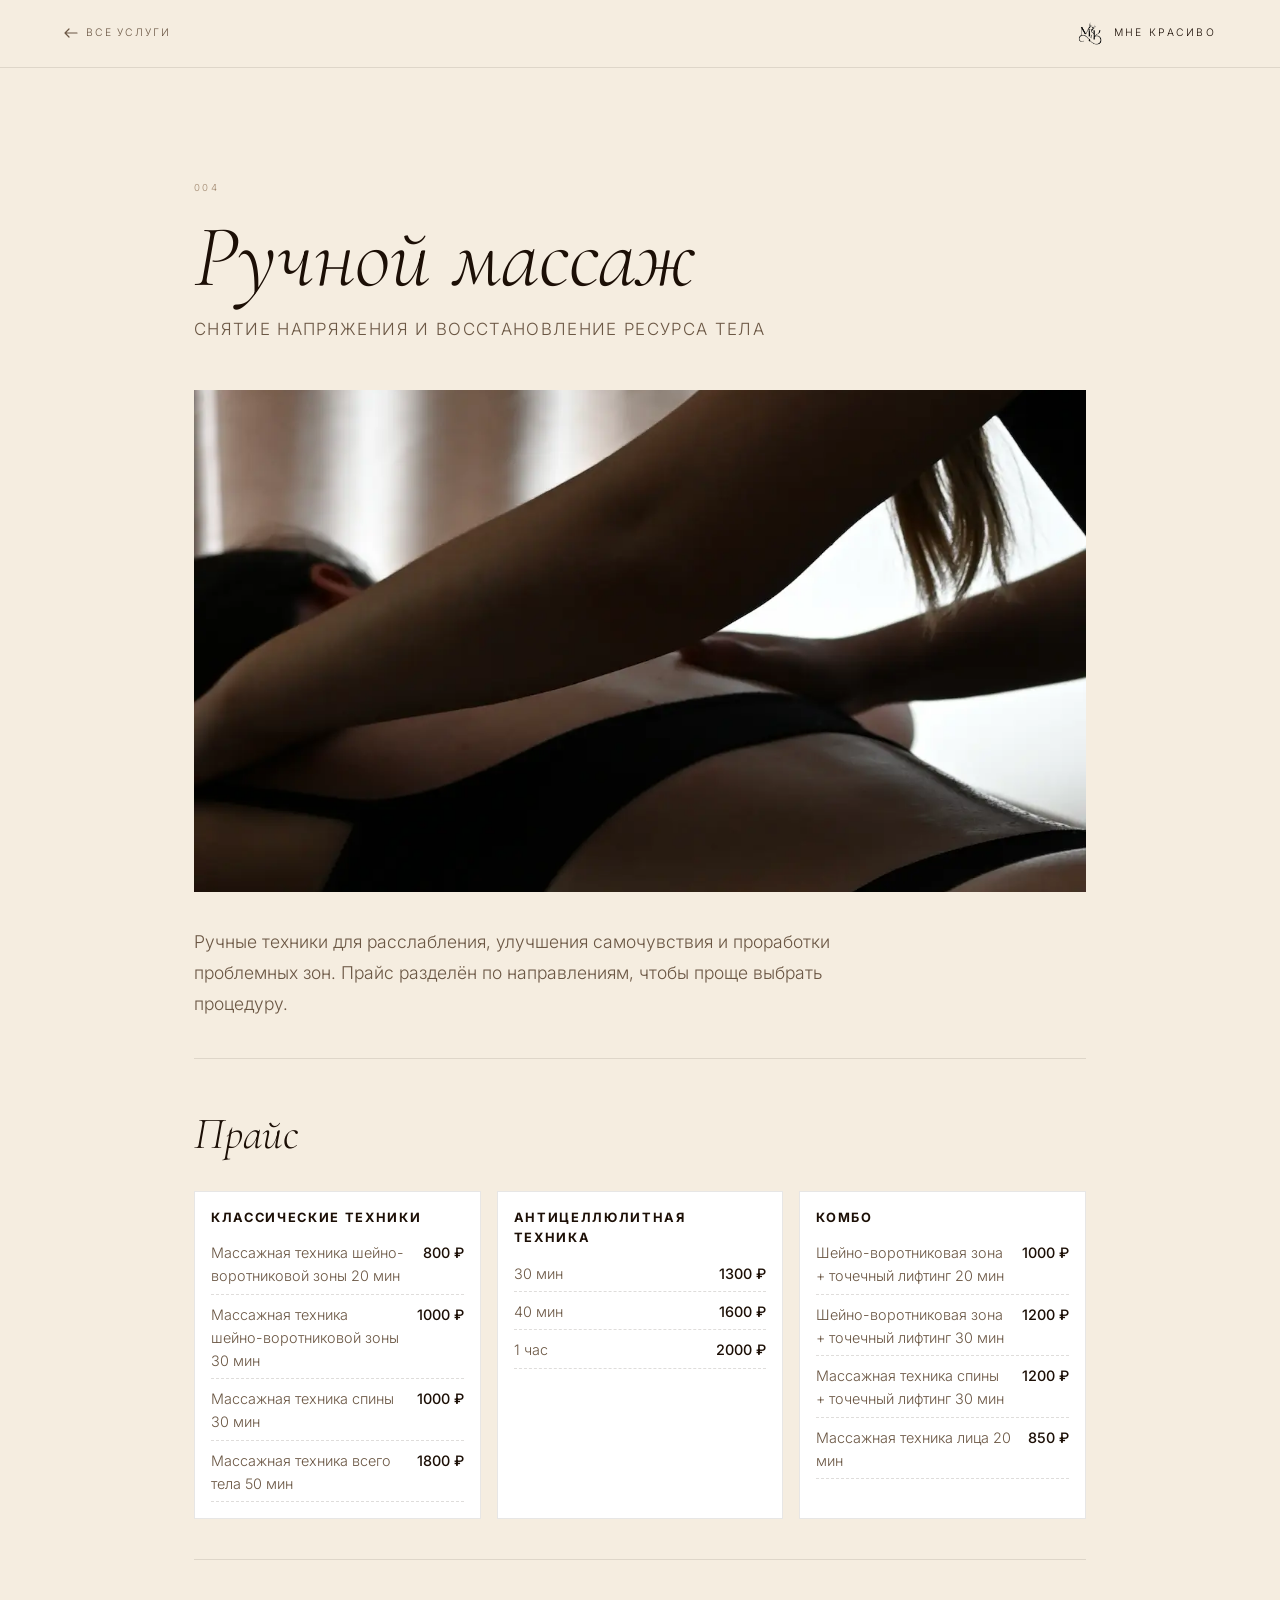
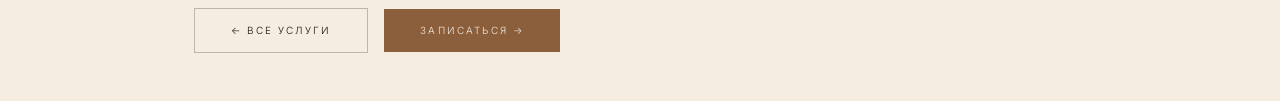
<file: service-4.html>
<!DOCTYPE html>
<html lang="ru">
<head>
  <meta charset="UTF-8">
  <meta name="viewport" content="width=device-width, initial-scale=1.0">
  <title>Ручной массаж — Мне Красиво</title>
  <link rel="preconnect" href="https://fonts.googleapis.com">
  <link rel="preconnect" href="https://fonts.gstatic.com" crossorigin>
  <link href="https://fonts.googleapis.com/css2?family=Cormorant+Garamond:ital,wght@0,300;0,400;0,500;1,300;1,400&family=Inter:wght@300;400;500&display=swap" rel="stylesheet">
  <link rel="stylesheet" href="css/styles.css">
  <style>
    .sp-wrap{max-width:1020px;margin:0 auto;padding:0 var(--pad-x)} .sp-header{position:sticky;top:0;z-index:100;display:flex;align-items:center;justify-content:space-between;padding:1.25rem var(--pad-x);background:var(--bg);border-bottom:1px solid var(--line)}
    .sp-back{font-family:var(--ff-body);font-size:.65rem;letter-spacing:.18em;text-transform:uppercase;color:var(--text-muted);text-decoration:none;display:flex;align-items:center;gap:.5rem}.sp-logo-link{display:flex;align-items:center;gap:.6rem;text-decoration:none}.sp-logo-icon{width:28px}.sp-logo-name{font-family:var(--ff-body);font-size:.65rem;letter-spacing:.22em;text-transform:uppercase;color:var(--text)}
    .sp-hero{padding:clamp(4rem,10vw,7rem) 0 clamp(2rem,5vw,3rem)}.sp-num{display:block;font-family:var(--ff-body);font-size:.6rem;letter-spacing:.25em;color:var(--text-dim);margin-bottom:1rem}.sp-title{font-family:var(--ff-display);font-style:italic;font-weight:300;font-size:clamp(2.5rem,7vw,5.5rem);line-height:1.05;margin-bottom:.75rem}.sp-subtitle{font-family:var(--ff-body);font-size:clamp(.9rem,1.8vw,1.05rem);letter-spacing:.08em;text-transform:uppercase;color:var(--text-muted)}
    .sp-photo-img{width:100%;aspect-ratio:16/9;object-fit:cover;display:block;margin-bottom:2.2rem}.sp-desc{padding-bottom:2.4rem}.sp-desc p{font-family:var(--ff-body);font-size:clamp(.95rem,1.5vw,1.1rem);line-height:1.75;color:var(--text-muted);max-width:680px}
    .sp-section{padding:2.5rem 0;border-top:1px solid var(--line)}.sp-section-title{font-family:var(--ff-display);font-style:italic;font-weight:300;font-size:clamp(1.8rem,4vw,2.8rem);margin-bottom:1.25rem}
    .price-grid{display:grid;grid-template-columns:repeat(auto-fit,minmax(280px,1fr));gap:1rem}.price-card{border:1px solid var(--line);background:#fff;padding:1rem}
    .price-card h3{font-family:var(--ff-body);font-size:.8rem;letter-spacing:.13em;text-transform:uppercase;margin-bottom:.8rem}
    .price-list{list-style:none;margin:0;padding:0;display:grid;gap:.5rem}.price-item{display:flex;justify-content:space-between;gap:1rem;padding-bottom:.4rem;border-bottom:1px dashed rgba(28,15,6,.14);font-family:var(--ff-body);font-size:.9rem;color:var(--text-muted)}
    .price-item strong{white-space:nowrap;color:var(--text);font-weight:500}
    .sp-actions{padding:3rem 0;border-top:1px solid var(--line)}.sp-btn,.sp-whatsapp{display:inline-flex;align-items:center;gap:.5rem;padding:.85rem 2.25rem;font-family:var(--ff-body);font-size:.62rem;letter-spacing:.22em;text-transform:uppercase;text-decoration:none}.sp-btn{border:1px solid rgba(28,15,6,.25);color:var(--text)}.sp-whatsapp{margin-left:1rem;background:var(--accent);color:var(--bg)}
    @media (max-width:600px){.sp-actions{display:flex;flex-direction:column;gap:.75rem}.sp-whatsapp{margin-left:0}}
  </style>
</head>
<body>
<header class="sp-header"><a href="index.html#services" class="sp-back"><svg width="14" height="10" viewBox="0 0 14 10" fill="none" xmlns="http://www.w3.org/2000/svg"><path d="M5 1L1 5L5 9M1 5H13" stroke="currentColor" stroke-width="1.2" stroke-linecap="round" stroke-linejoin="round"/></svg>Все услуги</a><a href="index.html" class="sp-logo-link"><img src="images/logo-icon-black.png" class="sp-logo-icon" alt=""><span class="sp-logo-name">Мне Красиво</span></a></header>
<main><div class="sp-wrap">
  <div class="sp-hero"><span class="sp-num">004</span><h1 class="sp-title">Ручной массаж</h1><p class="sp-subtitle">Снятие напряжения и восстановление ресурса тела</p></div>
  <img class="sp-photo-img" src="images/services-manual-massage.webp" alt="Ручной массаж">
  <div class="sp-desc"><p>Ручные техники для расслабления, улучшения самочувствия и проработки проблемных зон. Прайс разделён по направлениям, чтобы проще выбрать процедуру.</p></div>

  <section class="sp-section"><h2 class="sp-section-title">Прайс</h2>
    <div class="price-grid">
      <article class="price-card"><h3>Классические техники</h3><ul class="price-list">
        <li class="price-item"><span>Массажная техника шейно-воротниковой зоны 20 мин</span><strong>800 ₽</strong></li><li class="price-item"><span>Массажная техника шейно-воротниковой зоны 30 мин</span><strong>1000 ₽</strong></li><li class="price-item"><span>Массажная техника спины 30 мин</span><strong>1000 ₽</strong></li><li class="price-item"><span>Массажная техника всего тела 50 мин</span><strong>1800 ₽</strong></li>
      </ul></article>
      <article class="price-card"><h3>Антицеллюлитная техника</h3><ul class="price-list">
        <li class="price-item"><span>30 мин</span><strong>1300 ₽</strong></li><li class="price-item"><span>40 мин</span><strong>1600 ₽</strong></li><li class="price-item"><span>1 час</span><strong>2000 ₽</strong></li>
      </ul></article>
      <article class="price-card"><h3>Комбо</h3><ul class="price-list">
        <li class="price-item"><span>Шейно-воротниковая зона + точечный лифтинг 20 мин</span><strong>1000 ₽</strong></li><li class="price-item"><span>Шейно-воротниковая зона + точечный лифтинг 30 мин</span><strong>1200 ₽</strong></li><li class="price-item"><span>Массажная техника спины + точечный лифтинг 30 мин</span><strong>1200 ₽</strong></li><li class="price-item"><span>Массажная техника лица 20 мин</span><strong>850 ₽</strong></li>
      </ul></article>
    </div>
  </section>

  <div class="sp-actions"><a href="index.html#services" class="sp-btn">← Все услуги</a><a href="https://wa.me/79279782022" class="sp-whatsapp" target="_blank">Записаться →</a></div>
</div></main>
</body>
</html>
</file>
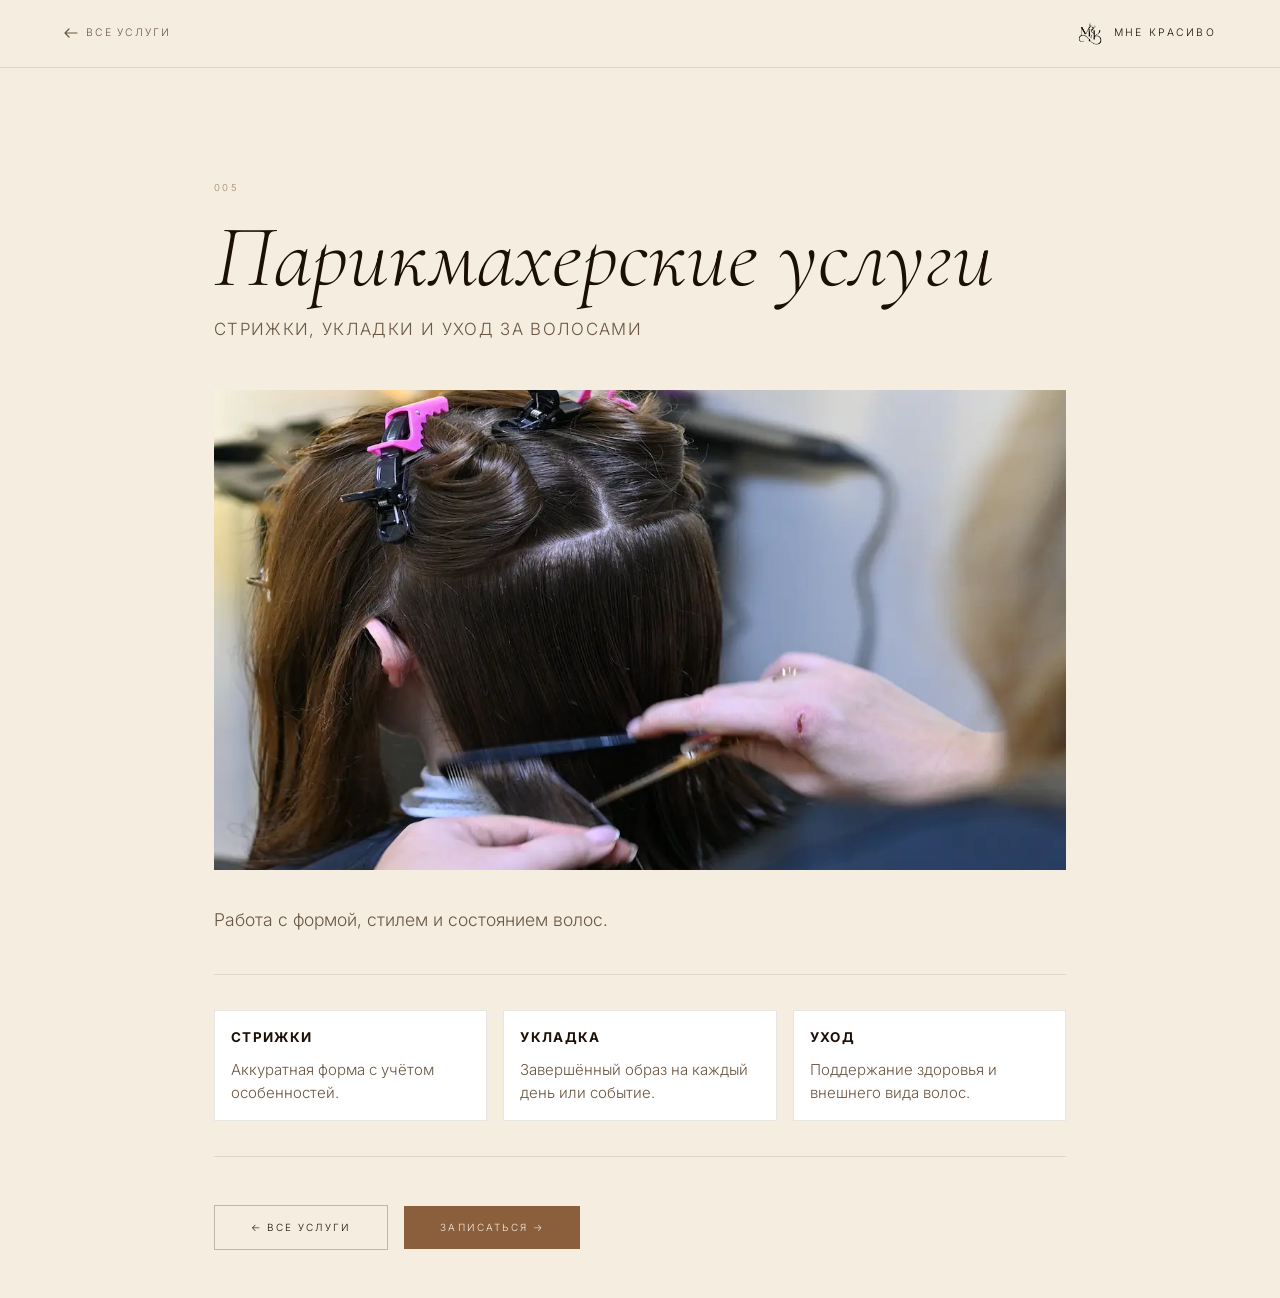
<file: service-5.html>
<!DOCTYPE html>
<html lang="ru">
<head>
  <meta charset="UTF-8">
  <meta name="viewport" content="width=device-width, initial-scale=1.0">
  <title>Парикмахерские услуги — Мне Красиво</title>
  <link rel="preconnect" href="https://fonts.googleapis.com">
  <link rel="preconnect" href="https://fonts.gstatic.com" crossorigin>
  <link href="https://fonts.googleapis.com/css2?family=Cormorant+Garamond:ital,wght@0,300;0,400;0,500;1,300;1,400&family=Inter:wght@300;400;500&display=swap" rel="stylesheet">
  <link rel="stylesheet" href="css/styles.css">
  <style>
    .sp-wrap{max-width:980px;margin:0 auto;padding:0 var(--pad-x)} .sp-header{position:sticky;top:0;z-index:100;display:flex;align-items:center;justify-content:space-between;padding:1.25rem var(--pad-x);background:var(--bg);border-bottom:1px solid var(--line)} .sp-back{font-family:var(--ff-body);font-size:.65rem;letter-spacing:.18em;text-transform:uppercase;color:var(--text-muted);text-decoration:none;display:flex;align-items:center;gap:.5rem}.sp-logo-link{display:flex;align-items:center;gap:.6rem;text-decoration:none}.sp-logo-icon{width:28px}.sp-logo-name{font-family:var(--ff-body);font-size:.65rem;letter-spacing:.22em;text-transform:uppercase;color:var(--text)}
    .sp-hero{padding:clamp(4rem,10vw,7rem) 0 clamp(2rem,5vw,3rem)}.sp-num{display:block;font-family:var(--ff-body);font-size:.6rem;letter-spacing:.25em;color:var(--text-dim);margin-bottom:1rem}.sp-title{font-family:var(--ff-display);font-style:italic;font-weight:300;font-size:clamp(2.5rem,7vw,5.5rem);line-height:1.05;margin-bottom:.75rem}.sp-subtitle{font-family:var(--ff-body);font-size:clamp(.9rem,1.8vw,1.05rem);letter-spacing:.08em;text-transform:uppercase;color:var(--text-muted)}
    .sp-photo-img{width:100%;aspect-ratio:16/9;object-fit:cover;display:block;margin-bottom:2.2rem}.sp-desc{padding-bottom:2.4rem}.sp-desc p{font-family:var(--ff-body);font-size:clamp(.95rem,1.5vw,1.1rem);line-height:1.75;color:var(--text-muted);max-width:660px}
    .sp-section{border-top:1px solid var(--line);padding:2.2rem 0}.sp-grid{display:grid;grid-template-columns:repeat(auto-fit,minmax(220px,1fr));gap:1rem}.sp-card{border:1px solid var(--line);padding:1rem;background:#fff}.sp-card h3{font-family:var(--ff-body);font-size:.84rem;letter-spacing:.1em;text-transform:uppercase;margin-bottom:.55rem}.sp-card p{font-family:var(--ff-body);font-size:.94rem;color:var(--text-muted);line-height:1.55}
    .sp-actions{padding:3rem 0;border-top:1px solid var(--line)}.sp-btn,.sp-whatsapp{display:inline-flex;align-items:center;gap:.5rem;padding:.85rem 2.25rem;font-family:var(--ff-body);font-size:.62rem;letter-spacing:.22em;text-transform:uppercase;text-decoration:none}.sp-btn{border:1px solid rgba(28,15,6,.25);color:var(--text)}.sp-whatsapp{margin-left:1rem;background:var(--accent);color:var(--bg)}
    @media (max-width:600px){.sp-actions{display:flex;flex-direction:column;gap:.75rem}.sp-whatsapp{margin-left:0}}
  </style>
</head>
<body>
<header class="sp-header"><a href="index.html#services" class="sp-back"><svg width="14" height="10" viewBox="0 0 14 10" fill="none" xmlns="http://www.w3.org/2000/svg"><path d="M5 1L1 5L5 9M1 5H13" stroke="currentColor" stroke-width="1.2" stroke-linecap="round" stroke-linejoin="round"/></svg>Все услуги</a><a href="index.html" class="sp-logo-link"><img src="images/logo-icon-black.png" class="sp-logo-icon" alt=""><span class="sp-logo-name">Мне Красиво</span></a></header>
<main><div class="sp-wrap">
  <div class="sp-hero"><span class="sp-num">005</span><h1 class="sp-title">Парикмахерские услуги</h1><p class="sp-subtitle">Стрижки, укладки и уход за волосами</p></div>
  <img class="sp-photo-img" src="images/services-hair-main.webp" alt="Парикмахерские услуги" onerror="this.onerror=null;this.src='images/services-hair.webp';">
  <div class="sp-desc"><p>Работа с формой, стилем и состоянием волос.</p></div>
  <section class="sp-section"><div class="sp-grid"><article class="sp-card"><h3>Стрижки</h3><p>Аккуратная форма с учётом особенностей.</p></article><article class="sp-card"><h3>Укладка</h3><p>Завершённый образ на каждый день или событие.</p></article><article class="sp-card"><h3>Уход</h3><p>Поддержание здоровья и внешнего вида волос.</p></article></div></section>
  <div class="sp-actions"><a href="index.html#services" class="sp-btn">← Все услуги</a><a href="https://wa.me/79279782022" class="sp-whatsapp" target="_blank">Записаться →</a></div>
</div></main>
</body>
</html>
</file>
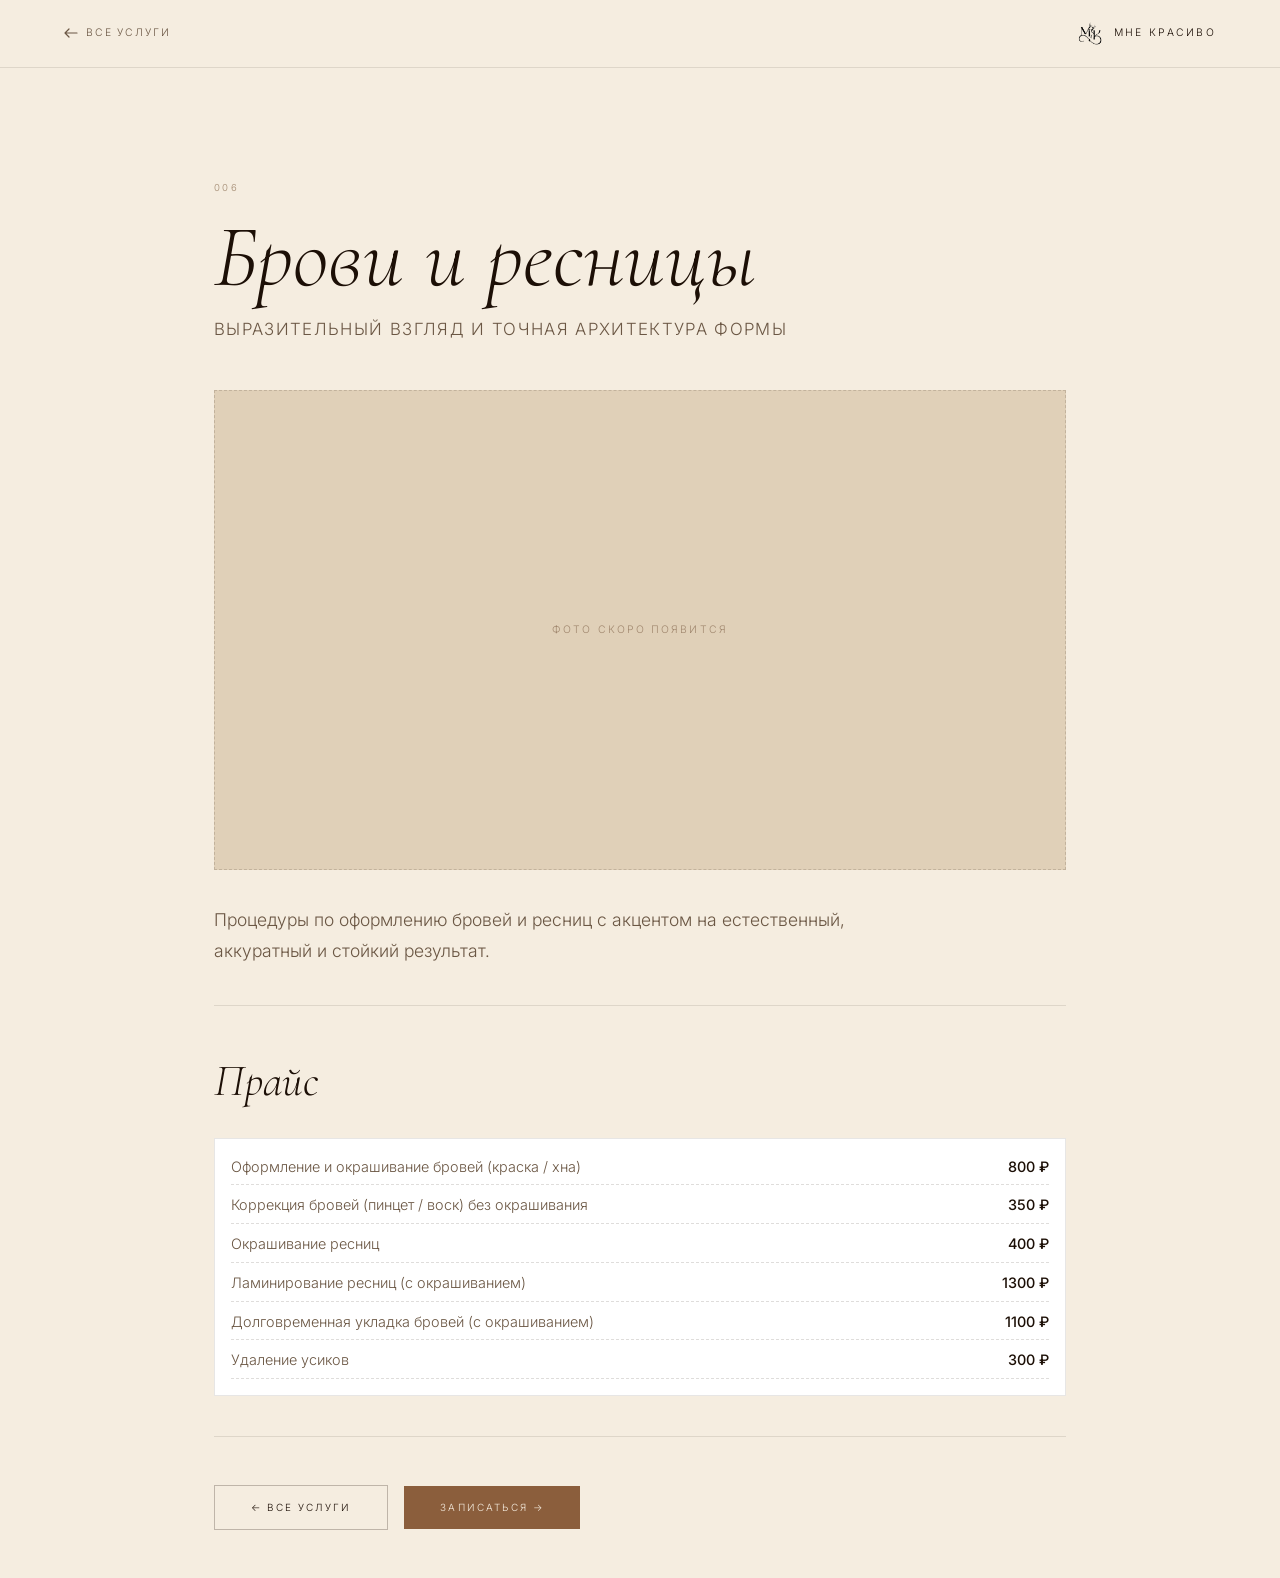
<file: service-6.html>
<!DOCTYPE html>
<html lang="ru">
<head>
  <meta charset="UTF-8">
  <meta name="viewport" content="width=device-width, initial-scale=1.0">
  <title>Брови и ресницы — Мне Красиво</title>
  <link rel="preconnect" href="https://fonts.googleapis.com">
  <link rel="preconnect" href="https://fonts.gstatic.com" crossorigin>
  <link href="https://fonts.googleapis.com/css2?family=Cormorant+Garamond:ital,wght@0,300;0,400;0,500;1,300;1,400&family=Inter:wght@300;400;500&display=swap" rel="stylesheet">
  <link rel="stylesheet" href="css/styles.css">
  <style>
    .sp-wrap{max-width:980px;margin:0 auto;padding:0 var(--pad-x)} .sp-header{position:sticky;top:0;z-index:100;display:flex;align-items:center;justify-content:space-between;padding:1.25rem var(--pad-x);background:var(--bg);border-bottom:1px solid var(--line)}
    .sp-back{font-family:var(--ff-body);font-size:.65rem;letter-spacing:.18em;text-transform:uppercase;color:var(--text-muted);text-decoration:none;display:flex;align-items:center;gap:.5rem}.sp-logo-link{display:flex;align-items:center;gap:.6rem;text-decoration:none}.sp-logo-icon{width:28px}.sp-logo-name{font-family:var(--ff-body);font-size:.65rem;letter-spacing:.22em;text-transform:uppercase;color:var(--text)}
    .sp-hero{padding:clamp(4rem,10vw,7rem) 0 clamp(2rem,5vw,3rem)}.sp-num{display:block;font-family:var(--ff-body);font-size:.6rem;letter-spacing:.25em;color:var(--text-dim);margin-bottom:1rem}.sp-title{font-family:var(--ff-display);font-style:italic;font-weight:300;font-size:clamp(2.5rem,7vw,5.5rem);line-height:1.05;margin-bottom:.75rem}.sp-subtitle{font-family:var(--ff-body);font-size:clamp(.9rem,1.8vw,1.05rem);letter-spacing:.08em;text-transform:uppercase;color:var(--text-muted)}
    .sp-photo{width:100%;aspect-ratio:16/9;background:var(--bg3);display:flex;align-items:center;justify-content:center;border:1px dashed rgba(28,15,6,.15);margin-bottom:2.2rem;color:var(--text-dim);font-family:var(--ff-body);font-size:.65rem;letter-spacing:.2em;text-transform:uppercase}
    .sp-desc{padding-bottom:2.4rem}.sp-desc p{font-family:var(--ff-body);font-size:clamp(.95rem,1.5vw,1.1rem);line-height:1.75;color:var(--text-muted);max-width:660px}
    .sp-section{padding:2.5rem 0;border-top:1px solid var(--line)}.sp-section-title{font-family:var(--ff-display);font-style:italic;font-weight:300;font-size:clamp(1.8rem,4vw,2.8rem);margin-bottom:1.25rem}
    .price-card{border:1px solid var(--line);background:#fff;padding:1rem}
    .price-list{list-style:none;margin:0;padding:0;display:grid;gap:.5rem}.price-item{display:flex;justify-content:space-between;gap:1rem;padding-bottom:.42rem;border-bottom:1px dashed rgba(28,15,6,.14);font-family:var(--ff-body);font-size:.9rem;color:var(--text-muted)}
    .price-item strong{white-space:nowrap;color:var(--text);font-weight:500}
    .sp-actions{padding:3rem 0;border-top:1px solid var(--line)}.sp-btn,.sp-whatsapp{display:inline-flex;align-items:center;gap:.5rem;padding:.85rem 2.25rem;font-family:var(--ff-body);font-size:.62rem;letter-spacing:.22em;text-transform:uppercase;text-decoration:none}.sp-btn{border:1px solid rgba(28,15,6,.25);color:var(--text)}.sp-whatsapp{margin-left:1rem;background:var(--accent);color:var(--bg)}
    @media (max-width:600px){.sp-actions{display:flex;flex-direction:column;gap:.75rem}.sp-whatsapp{margin-left:0}}
  </style>
</head>
<body>
<header class="sp-header"><a href="index.html#services" class="sp-back"><svg width="14" height="10" viewBox="0 0 14 10" fill="none" xmlns="http://www.w3.org/2000/svg"><path d="M5 1L1 5L5 9M1 5H13" stroke="currentColor" stroke-width="1.2" stroke-linecap="round" stroke-linejoin="round"/></svg>Все услуги</a><a href="index.html" class="sp-logo-link"><img src="images/logo-icon-black.png" class="sp-logo-icon" alt=""><span class="sp-logo-name">Мне Красиво</span></a></header>
<main><div class="sp-wrap">
  <div class="sp-hero"><span class="sp-num">006</span><h1 class="sp-title">Брови и ресницы</h1><p class="sp-subtitle">Выразительный взгляд и точная архитектура формы</p></div>
  <div class="sp-photo">Фото скоро появится</div>
  <div class="sp-desc"><p>Процедуры по оформлению бровей и ресниц с акцентом на естественный, аккуратный и стойкий результат.</p></div>

  <section class="sp-section"><h2 class="sp-section-title">Прайс</h2>
    <article class="price-card"><ul class="price-list">
      <li class="price-item"><span>Оформление и окрашивание бровей (краска / хна)</span><strong>800 ₽</strong></li>
      <li class="price-item"><span>Коррекция бровей (пинцет / воск) без окрашивания</span><strong>350 ₽</strong></li>
      <li class="price-item"><span>Окрашивание ресниц</span><strong>400 ₽</strong></li>
      <li class="price-item"><span>Ламинирование ресниц (с окрашиванием)</span><strong>1300 ₽</strong></li>
      <li class="price-item"><span>Долговременная укладка бровей (с окрашиванием)</span><strong>1100 ₽</strong></li>
      <li class="price-item"><span>Удаление усиков</span><strong>300 ₽</strong></li>
    </ul></article>
  </section>

  <div class="sp-actions"><a href="index.html#services" class="sp-btn">← Все услуги</a><a href="https://wa.me/79279782022" class="sp-whatsapp" target="_blank">Записаться →</a></div>
</div></main>
</body>
</html>
</file>
<file: css/styles.css>
/* =============================================
   МНЕ КРАСИВО — Styles
   Inspired by ever.co.id: dark luxury minimal
   ============================================= */

/* ── Variables ─────────────────────────────── */
:root {
  --bg:         #f5ede0;
  --bg2:        #ede0cd;
  --bg3:        #e0d0b8;
  --accent:     #8B5E3C;
  --accent-lt:  #a8724e;
  --text:       #1c0f06;
  --text-muted: #6b5744;
  --text-dim:   #a0876e;
  --line:       rgba(28, 15, 6, 0.1);
  --line-gold:  rgba(139, 94, 60, 0.2);

  --ff-display: 'Cormorant Garamond', Georgia, serif;
  --ff-body:    'Inter', system-ui, sans-serif;

  --ease:       cubic-bezier(0.25, 0.1, 0.25, 1);
  --ease-out:   cubic-bezier(0, 0, 0.2, 1);
  --dur:        0.6s;

  --pad-x:      clamp(1.5rem, 5vw, 5rem);
  --pad-section: clamp(5rem, 10vw, 10rem);
  --max-w:      1320px;
}

/* ── Reset ──────────────────────────────────── */
*, *::before, *::after { box-sizing: border-box; margin: 0; padding: 0; }
html { scroll-behavior: smooth; font-size: 16px; }
body {
  background: var(--bg);
  color: var(--text);
  font-family: var(--ff-body);
  font-weight: 300;
  line-height: 1.6;
  -webkit-font-smoothing: antialiased;
  overflow-x: hidden;
}
img, svg { display: block; max-width: 100%; }
a { color: inherit; text-decoration: none; }
ul { list-style: none; }
button { font: inherit; cursor: pointer; border: none; background: none; }

/* ── Layout helpers ─────────────────────────── */
.wrap {
  width: 100%;
  max-width: var(--max-w);
  margin-inline: auto;
  padding-inline: var(--pad-x);
}

/* ── Overline label ─────────────────────────── */
.label {
  display: inline-block;
  font-family: var(--ff-body);
  font-size: 0.65rem;
  font-weight: 500;
  letter-spacing: 0.25em;
  text-transform: uppercase;
  color: var(--accent);
}


/* ══════════════════════════════════════════════
   HEADER
══════════════════════════════════════════════ */
.header {
  position: fixed;
  inset: 0 0 auto 0;
  z-index: 200;
  height: 72px;
  display: flex;
  align-items: center;
  transition: background 0.4s var(--ease), border-color 0.4s var(--ease);
}

.header-inner {
  position: relative;
  display: flex;
  align-items: center;
  justify-content: space-between;
  width: 100%;
  max-width: var(--max-w);
  margin-inline: auto;
  padding-inline: var(--pad-x);
}

/* centered logo */
.header-logo {
  position: absolute;
  left: 50%;
  transform: translateX(-50%);
}
.header-logo-img {
  width: 140px;
  height: auto;
  display: block;
}
.header-logo-dark { display: none; }
.header.scrolled .header-logo-light { display: none; }
.header.scrolled .header-logo-dark { display: block; }

/* book button — text only */
.header-book {
  font-family: var(--ff-body);
  font-size: 0.65rem;
  font-weight: 400;
  letter-spacing: 0.22em;
  text-transform: uppercase;
  color: rgba(240, 235, 228, 0.85);
  transition: color 0.25s ease;
  white-space: nowrap;
}
.header-book:hover { color: #f0ebe4; }

/* burger */
.burger {
  display: flex;
  flex-direction: column;
  justify-content: center;
  gap: 5px;
  width: 34px;
  height: 34px;
  padding: 0;
  flex-shrink: 0;
}
.burger span {
  display: block;
  width: 24px;
  height: 1px;
  background: rgba(240, 235, 228, 0.85);
  transition: transform 0.4s var(--ease), opacity 0.4s var(--ease), width 0.4s var(--ease), background 0.4s var(--ease);
  transform-origin: center;
}
/* animate to × when open */
.burger.open span:nth-child(1) { transform: translateY(6px) rotate(45deg); }
.burger.open span:nth-child(2) { opacity: 0; width: 0; }
.burger.open span:nth-child(3) { transform: translateY(-6px) rotate(-45deg); }

/* ══════════════════════════════════════════════
   FULLSCREEN MENU
══════════════════════════════════════════════ */
#fm {
  position: fixed;
  inset: 0;
  width: 100%;
  height: 100%;
  background: #1a1008;
  z-index: 9998;
  opacity: 0;
  pointer-events: none;
  transition: opacity 0.4s ease;
  overflow-y: auto;
  padding: 2rem;
  box-sizing: border-box;
  display: flex;
  flex-direction: column;
}
#fm.open {
  opacity: 1;
  pointer-events: all;
}

/* 1. Top bar */
#fm-bar {
  display: flex;
  align-items: center;
  justify-content: space-between;
  padding: 1.5rem 0 1rem;
  flex-shrink: 0;
}
#fm-close {
  font-size: 1.5rem;
  color: #f0ebe4;
  background: none;
  cursor: pointer;
  line-height: 1;
  width: 36px;
  text-align: left;
  transition: color 0.25s ease;
}
#fm-close:hover { color: #c9a870; }
#fm-mk {
  font-family: 'Cormorant Garamond', Georgia, serif;
  font-size: 1.5rem;
  font-weight: 400;
  letter-spacing: 0.1em;
  color: #f0ebe4;
}

/* 2. МЕНЮ + соцсети */
#fm-title {
  font-family: 'Inter', system-ui, sans-serif;
  font-size: 2rem;
  font-weight: 700;
  letter-spacing: 0.04em;
  color: #f0ebe4;
  margin: 0 0 0.5rem;
  line-height: 1;
}
#fm-socials {
  display: flex;
  gap: 1.5rem;
  margin-bottom: 1.5rem;
}
#fm-socials a {
  font-family: 'Inter', system-ui, sans-serif;
  font-size: 0.65rem;
  font-weight: 700;
  letter-spacing: 0.16em;
  color: #f0ebe4;
  transition: color 0.25s ease;
}
#fm-socials a:hover { color: #c9a870; }

/* 3. Services list */
#fm-list {
  list-style: none;
  padding: 0;
  margin: 0;
  flex: 1;
}
.fm-row {
  display: flex;
  align-items: center;
  gap: 1rem;
  padding: 1.2rem 0;
  border-bottom: 1px solid rgba(255, 255, 255, 0.15);
  cursor: default;
}
.fm-row:first-child { border-top: 1px solid rgba(255, 255, 255, 0.15); }
.fm-n {
  font-family: 'Inter', system-ui, sans-serif;
  font-size: 0.72rem;
  font-weight: 400;
  color: #f0ebe4;
  opacity: 0.45;
  flex-shrink: 0;
  width: 2.8rem;
}
.fm-s {
  font-family: 'Inter', system-ui, sans-serif;
  font-size: 0.88rem;
  font-weight: 400;
  letter-spacing: 0.12em;
  color: #f0ebe4;
  flex: 1;
  transition: color 0.25s ease;
}
.fm-a {
  font-size: 1.1rem;
  color: #f0ebe4;
  opacity: 0.5;
  flex-shrink: 0;
  display: inline-block;
  transition: transform 0.25s ease, opacity 0.25s ease, color 0.25s ease;
}
.fm-row:hover .fm-s  { color: #c9a870; }
.fm-row:hover .fm-n  { opacity: 1; }
.fm-row:hover .fm-a  { transform: translateX(4px); opacity: 1; color: #c9a870; }

/* 4. Bottom two columns */
#fm-bottom {
  display: grid;
  grid-template-columns: 1fr 1fr;
  gap: 1.5rem;
  margin-top: 2rem;
  padding-top: 1.5rem;
  border-top: 1px solid rgba(255, 255, 255, 0.15);
}
.fm-col {
  display: flex;
  flex-direction: column;
  gap: 0.55rem;
}
.fm-bh {
  font-family: 'Inter', system-ui, sans-serif;
  font-size: 0.65rem;
  font-weight: 700;
  letter-spacing: 0.16em;
  color: #f0ebe4;
  margin-bottom: 0.2rem;
}
.fm-bl {
  font-family: 'Inter', system-ui, sans-serif;
  font-size: 0.72rem;
  font-weight: 400;
  letter-spacing: 0.08em;
  color: rgba(240, 235, 228, 0.5);
  transition: color 0.25s ease;
}
.fm-bl:hover { color: #c9a870; }

/* header bg on scroll */
.header.scrolled {
  background: rgba(245, 237, 224, 0.95);
  backdrop-filter: blur(10px);
  -webkit-backdrop-filter: blur(10px);
  border-bottom: 1px solid var(--line);
}
.header.scrolled .burger span { background: var(--text); }
.header.scrolled .header-book { color: var(--text-muted); }
.header.scrolled .header-book:hover { color: var(--text); }


/* ══════════════════════════════════════════════
   HERO — sticky scroll scene
══════════════════════════════════════════════ */
.hero-scene {
  position: relative;
  height: 200vh;
}

.hero-sticky {
  position: sticky;
  top: 0;
  height: 100vh;
  overflow: hidden;
}

/* parallax background — extra inset for movement room */
.hero-bg {
  position: absolute;
  inset: -100px 0;
  z-index: 0;
}
.hero-bg-img {
  width: 100%;
  height: 100%;
  object-fit: cover;
  object-position: center 35%;
  will-change: transform;
}

/* dark veil */
.hero-overlay {
  position: absolute;
  inset: 0;
  z-index: 1;
  background: rgba(20, 12, 4, 0.45);
  pointer-events: none;
}

/* shared phase layer */
.hero-phase {
  position: absolute;
  inset: 0;
  z-index: 2;
  pointer-events: none;
  will-change: opacity, transform;
}

/* ── Phase 1: tagline ──────────────────── */
.hero-phase-1 { opacity: 1; }

.hero-phrase {
  position: absolute;
  bottom: 12%;
  left: 5%;
  font-family: var(--ff-display);
  font-style: italic;
  font-weight: 300;
  font-size: clamp(3rem, 7vw, 6rem);
  line-height: 1.1;
  color: #f0ebe4;
  max-width: 70%;
  opacity: 0;
  animation: riseIn 1.2s var(--ease-out) 0.5s forwards;
}

/* scroll indicator (inside phase 1) */
.hero-scroll {
  position: absolute;
  bottom: 2rem;
  left: 50%;
  transform: translateX(-50%);
  display: flex;
  flex-direction: column;
  align-items: center;
  gap: 0.5rem;
  opacity: 0;
  animation: fadeIn 1s var(--ease-out) 1.2s forwards;
}
.hero-scroll-text {
  font-family: var(--ff-body);
  font-size: 0.58rem;
  font-weight: 400;
  letter-spacing: 0.25em;
  text-transform: uppercase;
  color: rgba(240, 235, 228, 0.55);
}
.hero-scroll-arrow {
  width: 18px;
  height: 18px;
  color: rgba(240, 235, 228, 0.55);
  animation: arrowBounce 2s ease-in-out infinite;
}
@keyframes arrowBounce {
  0%, 100% { transform: translateY(0); }
  50%       { transform: translateY(5px); }
}

/* ── Phase 2: studio identity ──────────── */
.hero-phase-2 {
  display: flex;
  flex-direction: column;
  align-items: center;
  justify-content: center;
  text-align: center;
  opacity: 0;
  transform: translateY(40px);
}
.hero-phase-2.is-active { pointer-events: auto; }

.hero-studio-label {
  font-family: var(--ff-body);
  font-size: 0.65rem;
  font-weight: 400;
  letter-spacing: 0.3em;
  text-transform: uppercase;
  color: rgba(240, 235, 228, 0.55);
  margin-bottom: 1.5rem;
}
.hero-studio-name {
  font-family: var(--ff-display);
  font-style: italic;
  font-weight: 300;
  font-size: clamp(4.5rem, 11vw, 10rem);
  line-height: 0.92;
  color: #f0ebe4;
  margin-bottom: 2.5rem;
}
.hero-studio-cta {
  display: inline-block;
  padding: 0.75rem 2.5rem;
  border: 1px solid rgba(240, 235, 228, 0.4);
  font-family: var(--ff-body);
  font-size: 0.62rem;
  font-weight: 400;
  letter-spacing: 0.25em;
  text-transform: uppercase;
  color: rgba(240, 235, 228, 0.75);
  text-decoration: none;
  transition: border-color 0.3s, color 0.3s;
}
.hero-studio-cta:hover {
  border-color: rgba(240, 235, 228, 0.75);
  color: #f0ebe4;
}


/* ══════════════════════════════════════════════
   MARQUEE BAND
══════════════════════════════════════════════ */
.marquee-band {
  border-top: 1px solid var(--line);
  border-bottom: 1px solid var(--line);
  padding: 1.1rem 0;
  overflow: hidden;
  background: var(--bg2);
}
.marquee-track {
  display: flex;
  width: max-content;
  animation: marquee 22s linear infinite;
}
.marquee-track:hover { animation-play-state: paused; }
.marquee-item {
  display: flex;
  align-items: center;
  gap: 2.5rem;
  padding-right: 2.5rem;
  white-space: nowrap;
}
.marquee-item span {
  font-family: var(--ff-display);
  font-size: 0.95rem;
  font-style: italic;
  font-weight: 300;
  letter-spacing: 0.12em;
  color: var(--text-muted);
}
.marquee-dot {
  width: 4px;
  height: 4px;
  border-radius: 50%;
  background: var(--accent);
  opacity: 0.6;
  flex-shrink: 0;
}
@keyframes marquee {
  from { transform: translateX(0); }
  to   { transform: translateX(-50%); }
}


/* ══════════════════════════════════════════════
   SECTION COMMONS
══════════════════════════════════════════════ */
.section {
  padding: var(--pad-section) 0;
}

.section-head {
  display: flex;
  flex-direction: column;
  gap: 0.9rem;
  margin-bottom: clamp(3rem, 6vw, 5rem);
}

.section-title {
  font-family: var(--ff-display);
  font-size: clamp(2.4rem, 5vw, 4.5rem);
  font-weight: 300;
  letter-spacing: 0.02em;
  line-height: 1.05;
  color: var(--text);
}
.section-title em {
  font-style: italic;
  color: var(--accent);
}

/* scroll reveal */
.reveal {
  opacity: 0;
  transform: translateY(30px);
  transition: opacity 0.8s var(--ease-out), transform 0.8s var(--ease-out);
}
.reveal.visible {
  opacity: 1;
  transform: translateY(0);
}


/* ══════════════════════════════════════════════
   SERVICES  — sticky scroll scene
══════════════════════════════════════════════ */

/* outer scene: drives the ScrollTrigger */
/* ── Services: sticky grid scroll ────────── */
#services {
  padding-top: clamp(4rem, 8vw, 6rem);
  scroll-margin-top: 80px;
}

/* Skip-intro: hide svc-scene until GSAP is positioned, then fade in */
html.skip-intro .svc-scene { opacity: 0; }
.svc-scene { transition: opacity 0.35s ease; }

.services-header {
  max-width: var(--max-w);
  margin: 0 auto clamp(2rem, 4vw, 3rem);
  padding: 0 var(--pad-x);
}

.services-header__title {
  font-family: var(--ff-display);
  font-style: italic;
  font-weight: 300;
  font-size: clamp(2rem, 5vw, 4rem);
  line-height: 1.1;
  color: var(--text);
}

.svc-scene {
  position: relative;
  height: 480vh;
}

.svc-sticky-wrap {
  position: sticky;
  top: 0;
  height: 100vh;
  overflow: hidden;
  background: var(--bg);
}

.svc-scene .section.services {
  position: relative;
  height: 100vh;
  overflow: hidden;
  padding: 0;
  background: transparent;
}

/* Gallery wrapper — centered absolutely */
.svc-gallery {
  position: absolute;
  top: 50%;
  left: 50%;
  transform: translate(-50%, -50%);
  z-index: 1;
}

/* 3-column grid */
.svc-grid {
  display: grid;
  grid-template-columns: repeat(3, 1fr);
  gap: 14px;
  will-change: transform;
}

/* Cards */
.svc-card {
  width: clamp(180px, 22vw, 300px);
  aspect-ratio: 1;
  background: var(--card-bg, #2d1f12);
  position: relative;
  overflow: hidden;
  display: flex;
  flex-direction: column;
  justify-content: flex-end;
  cursor: pointer;
  will-change: transform;
}
.svc-card:hover { filter: brightness(1.12); }

/* photo card */
.svc-card--photo::after {
  content: '';
  position: absolute;
  inset: 0;
  background: linear-gradient(to top, rgba(10,5,2,0.82) 0%, rgba(10,5,2,0.1) 55%, transparent 100%);
  z-index: 1;
  pointer-events: none;
}

.svc-card-img {
  position: absolute;
  inset: 0;
  width: 100%;
  height: 100%;
  object-fit: cover;
  z-index: 0;
}

.svc-card-body {
  position: relative;
  z-index: 2;
  padding: 1.75rem;
  display: flex;
  flex-direction: column;
  gap: 0.35rem;
}

.svc-card-n {
  font-family: var(--ff-body);
  font-size: 0.6rem;
  font-weight: 400;
  letter-spacing: 0.2em;
  color: rgba(245, 237, 224, 0.4);
}

.svc-card-name {
  font-family: var(--ff-body);
  font-size: 0.82rem;
  font-weight: 400;
  letter-spacing: 0.2em;
  text-transform: uppercase;
  color: var(--bg);
  line-height: 1.4;
}



/* ══════════════════════════════════════════════
   ABOUT
══════════════════════════════════════════════ */
.about { background: var(--bg2); }

.about-inner {
  display: grid;
  grid-template-columns: 1fr 1fr;
  gap: clamp(3rem, 6vw, 7rem);
  align-items: center;
}

.about-quote {
  font-family: var(--ff-display);
  font-size: clamp(1.4rem, 2.5vw, 2rem);
  font-weight: 300;
  font-style: italic;
  line-height: 1.55;
  color: var(--text-muted);
}
.about-quote strong {
  font-style: normal;
  font-weight: 400;
  color: var(--text);
}
.about-quote em { color: var(--accent); }

.stats {
  display: grid;
  grid-template-columns: repeat(3, 1fr);
  gap: 2rem;
}

.stat-val {
  font-family: var(--ff-display);
  font-size: clamp(2.5rem, 4vw, 3.8rem);
  font-weight: 300;
  color: var(--accent);
  line-height: 1;
}
.stat-lbl {
  margin-top: 0.5rem;
  font-size: 0.68rem;
  font-weight: 400;
  letter-spacing: 0.14em;
  text-transform: uppercase;
  color: var(--text-muted);
}


/* ══════════════════════════════════════════════
   GALLERY
══════════════════════════════════════════════ */
.gallery { background: var(--bg); }

.gallery-grid {
  display: grid;
  grid-template-columns: repeat(4, 1fr);
  grid-template-rows: repeat(2, 260px);
  gap: 2px;
}
.gallery-cell:nth-child(1) { grid-column: span 2; grid-row: span 2; }
.gallery-cell:nth-child(4) { grid-column: span 2; }

.gallery-ph {
  width: 100%;
  height: 100%;
  background: var(--bg3);
  display: flex;
  align-items: center;
  justify-content: center;
  transition: background 0.4s var(--ease);
}
.gallery-cell:hover .gallery-ph { background: var(--bg3); }

.gallery-ph svg {
  opacity: 0.12;
  width: 28px;
  height: 28px;
  color: var(--text);
}


/* ══════════════════════════════════════════════
   FOOTER
══════════════════════════════════════════════ */
.footer {
  background: var(--bg2);
  border-top: 1px solid var(--line);
  padding: 5rem 0 2.5rem;
}

.footer-grid {
  display: grid;
  grid-template-columns: 1.8fr 1fr 1fr 1fr;
  gap: 4rem;
  padding-bottom: 4rem;
  border-bottom: 1px solid var(--line);
}

.footer-brand .logo { margin-bottom: 1.75rem; }

.footer-tagline {
  font-family: var(--ff-display);
  font-size: 1.05rem;
  font-style: italic;
  font-weight: 300;
  color: var(--text-muted);
  line-height: 1.6;
  max-width: 230px;
}

.footer-col-ttl {
  font-size: 0.6rem;
  font-weight: 500;
  letter-spacing: 0.24em;
  text-transform: uppercase;
  color: var(--accent);
  margin-bottom: 1.4rem;
}

.footer-col ul { display: flex; flex-direction: column; gap: 0.65rem; }

.footer-col li a,
.footer-col li span {
  font-size: 0.82rem;
  font-weight: 300;
  color: var(--text-muted);
  transition: color var(--dur) var(--ease);
  line-height: 1.5;
}
.footer-col li a:hover { color: var(--text); }
.footer-col li a[href^="tel"] { color: var(--text); font-weight: 400; }

/* social icons */
.social-row {
  display: flex;
  gap: 0.65rem;
  margin-top: 0.75rem;
}
.social-btn {
  display: grid;
  place-items: center;
  width: 34px;
  height: 34px;
  border: 1px solid var(--line);
  color: var(--text-muted);
  transition: border-color var(--dur) var(--ease), color var(--dur) var(--ease);
}
.social-btn:hover { border-color: var(--accent); color: var(--accent); }

.footer-bottom {
  display: flex;
  justify-content: space-between;
  align-items: center;
  flex-wrap: wrap;
  gap: 1rem;
  padding-top: 2rem;
}

.footer-copy {
  font-size: 0.72rem;
  color: var(--text-dim);
  font-weight: 300;
}

.footer-links {
  display: flex;
  gap: 2rem;
}
.footer-links a {
  font-size: 0.72rem;
  color: var(--text-dim);
  transition: color var(--dur) var(--ease);
}
.footer-links a:hover { color: var(--text-muted); }


/* ══════════════════════════════════════════════
   KEYFRAMES
══════════════════════════════════════════════ */
@keyframes riseIn {
  from { opacity: 0; transform: translateY(28px); }
  to   { opacity: 1; transform: translateY(0); }
}
@keyframes fadeIn {
  from { opacity: 0; }
  to   { opacity: 1; }
}


/* ══════════════════════════════════════════════
   RESPONSIVE
══════════════════════════════════════════════ */
@media (max-width: 1024px) {
  .footer-grid { grid-template-columns: 1fr 1fr; gap: 2.5rem; }

}

@media (max-width: 768px) {
  :root { --pad-section: 4rem; }

  .header-logo-img { width: 120px; }

  /* hero */
  .hero-bg       { inset: -65vh -65vw; }
  .hero-bg-img   { object-position: 25% 50%; }
  .hero-phrase   { left: var(--pad-x); max-width: 80%; font-size: clamp(1.75rem, 5.5vw, 3rem); bottom: 14%; }
  .hero-studio-name { font-size: clamp(2rem, 12vw, 3.5rem); line-height: 0.95; margin-bottom: 2rem; }

  /* about */
  .about-inner { grid-template-columns: 1fr; }
  .stats       { grid-template-columns: repeat(3, 1fr); }

  /* services */
  .svc-scene { height: 620vh; }
  .svc-grid { grid-template-columns: repeat(2, 1fr); gap: 10px; }
  .svc-card { width: clamp(140px, 42vw, 220px); }
  .svc-content { white-space: normal; width: 80vw; }

  /* gallery */
  .gallery-grid {
    grid-template-columns: 1fr 1fr;
    grid-template-rows: repeat(3, 200px);
  }
  .gallery-cell:nth-child(1) { grid-column: 1; grid-row: 1; }
  .gallery-cell:nth-child(4) { grid-column: 1; }

  /* footer */
  .footer-grid  { grid-template-columns: 1fr; gap: 2rem; }
  .footer-bottom { flex-direction: column; align-items: flex-start; }
}

@media (max-width: 480px) {
  .stats {
    grid-template-columns: 1fr 1fr;
  }
  .gallery-grid {
    grid-template-columns: 1fr;
    grid-template-rows: repeat(6, 170px);
  }
  .gallery-cell { grid-column: 1 !important; grid-row: auto !important; }
}


/* ══════════════════════════════════════════════
   PRELOADER
══════════════════════════════════════════════ */
#preloader {
  position: fixed;
  inset: 0;
  background: #F5EFE6;
  z-index: 9999;
  display: flex;
  align-items: center;
  justify-content: center;
}

.pl-wrap {
  display: flex;
  align-items: center;
  justify-content: center;
}

/* единый блок — анимируется целиком */
.preloader-brand {
  display: flex;
  flex-direction: column;
  align-items: center;
  gap: 1.5rem;
  clip-path: inset(0 100% 0 0);
  animation: revealBrand 3.5s cubic-bezier(0.2, 0, 0.15, 1) forwards 0.3s;
}

.preloader-brand__icon {
  width: min(15vw, 72px);
  height: auto;
}

.preloader-brand__text {
  display: flex;
  flex-direction: column;
  align-items: center;
  gap: 0.55rem;
}

.preloader-brand__name {
  font-family: var(--ff-body);
  font-size: clamp(1.15rem, 2.2vw, 1.6rem);
  font-weight: 400;
  letter-spacing: 0.35em;
  text-transform: uppercase;
  color: #1c0f06;
}

.preloader-brand__sub {
  font-family: var(--ff-body);
  font-size: clamp(0.55rem, 1vw, 0.68rem);
  font-weight: 300;
  letter-spacing: 0.2em;
  text-transform: uppercase;
  color: rgba(28, 15, 6, 0.45);
}

@keyframes revealBrand {
  to {
    clip-path: inset(0 0% 0 0);
  }
}

/* Service accordion additions */
.service-item { margin-bottom: 20px; }
.service-details { display: none; }
.service-item.open .service-details { display: block; }
</file>
